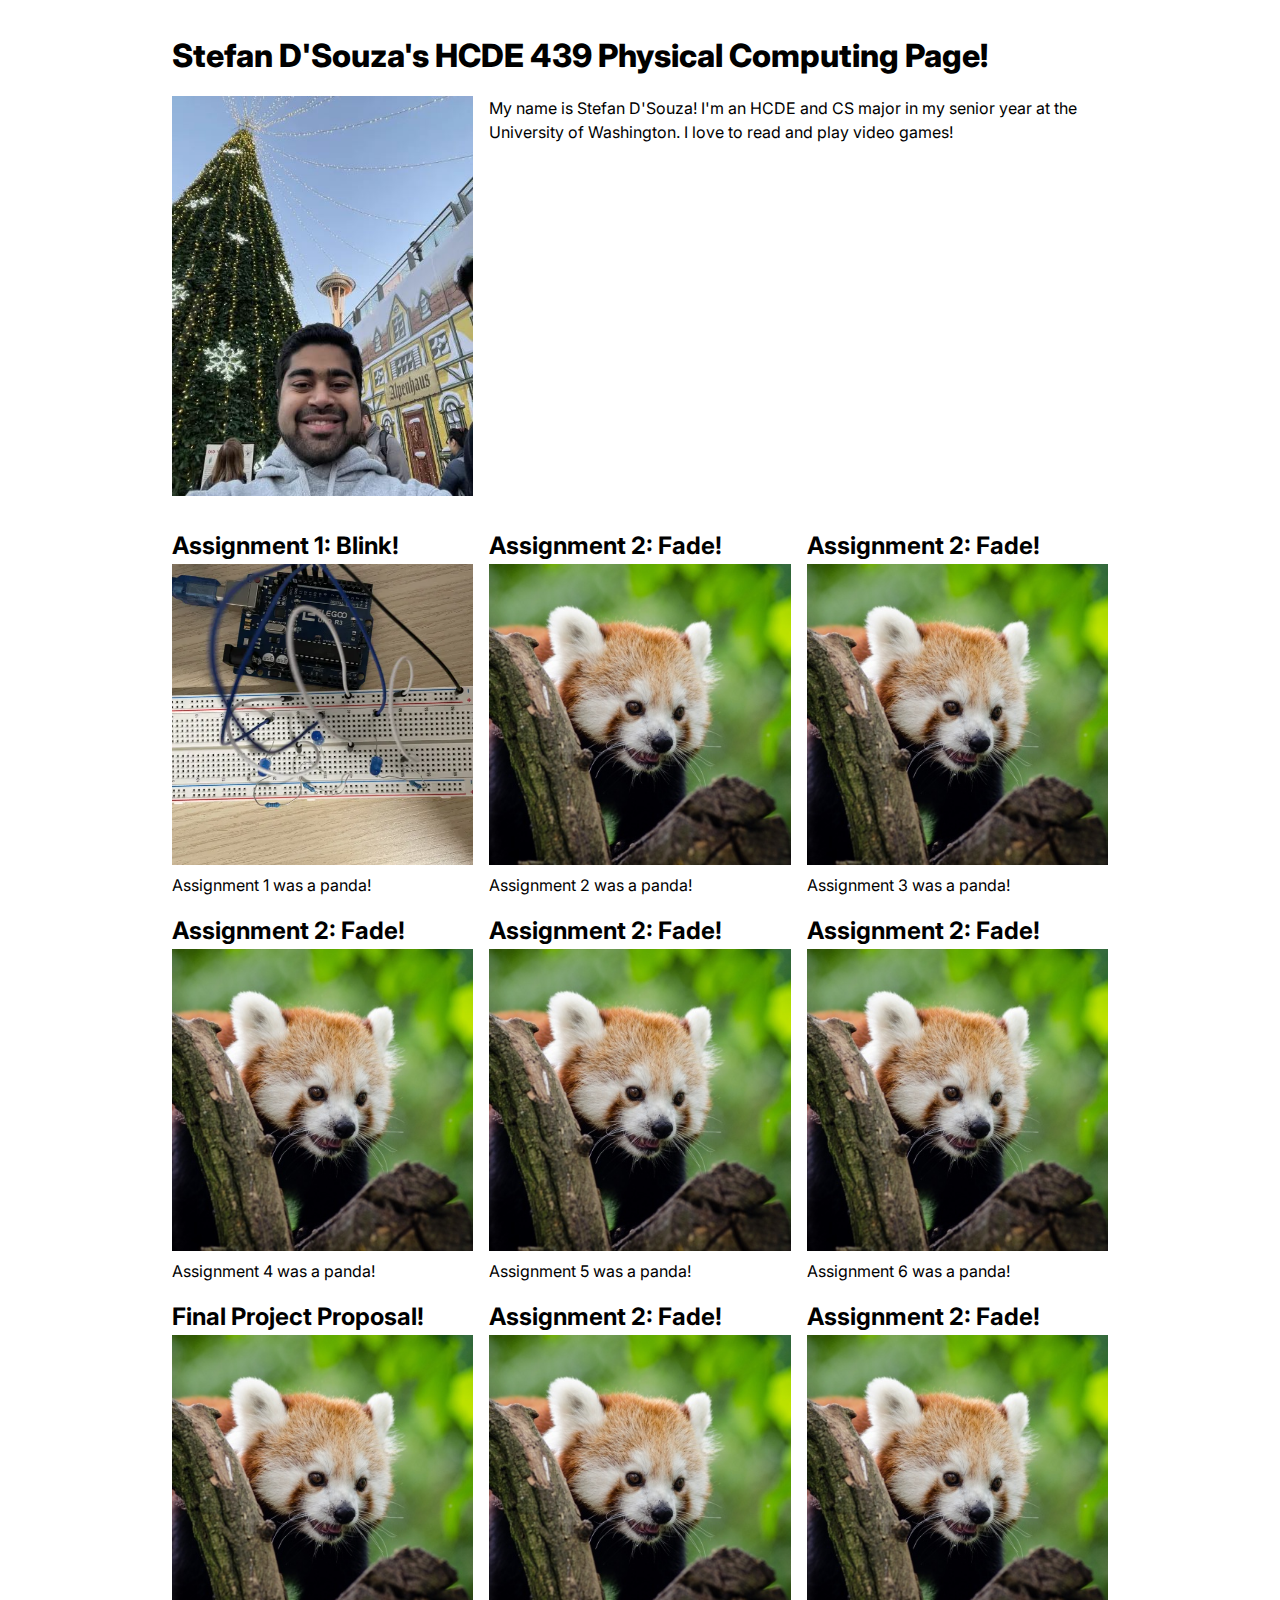
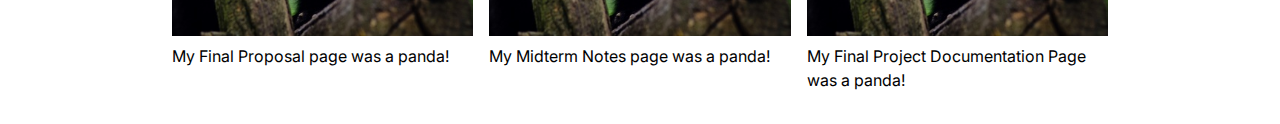
<file: index.html>
<!DOCTYPE html>
<html>
  <head>
    <meta charset="utf-8" />
    <meta name="viewport" content="width=device-width, maximum-scale=1.0" />

    <title>Stefan D'Souza's HCDE 439 Physical Computing Page!</title>

    <link href="style.css" rel="stylesheet" />
  </head>
  <body>
    <h1>Stefan D'Souza's HCDE 439 Physical Computing Page!</h1>

    <div class="header">
      <img src="RecentSelfie.JPG" height="400"/>
      <p>
        My name is Stefan D'Souza! I'm an HCDE and CS major in my senior year at the
        University of Washington. I love to read and play video games!
      </p>
    </div>

    <div class="grid">
      <div class="assignment">
        <a href="a1.html">
          <h2>Assignment 1: Blink!</h2>
          <img src="A1BlinkStaticImage.PNG" />
        </a>
        <p>Assignment 1 was a panda!</p>
      </div>

      <div class="assignment">
        <a href="a2.html">
          <h2>Assignment 2: Fade!</h2>
          <img src="red-panda.jpg" />
        </a>
        <p>Assignment 2 was a panda!</p>
      </div>

      <div class="assignment">
        <a href="a3.html">
          <h2>Assignment 2: Fade!</h2>
          <img src="red-panda.jpg" />
        </a>
        <p>Assignment 3 was a panda!</p>
      </div>

      <div class="assignment">
        <a href="a4.html">
          <h2>Assignment 2: Fade!</h2>
          <img src="red-panda.jpg" />
        </a>
        <p>Assignment 4 was a panda!</p>
      </div>

      <div class="assignment">
        <a href="a5Transistors.html">
          <h2>Assignment 2: Fade!</h2>
          <img src="red-panda.jpg" />
        </a>
        <p>Assignment 5 was a panda!</p>
      </div>

      <div class="assignment">
        <a href="a6Web.html">
          <h2>Assignment 2: Fade!</h2>
          <img src="red-panda.jpg" />
        </a>
        <p>Assignment 6 was a panda!</p>
      </div>

      <div class="assignment">
        <a href="FinalProjectProposal.html">
          <h2>Final Project Proposal!</h2>
          <img src="red-panda.jpg" />
        </a>
        <p>My Final Proposal page was a panda!</p>
      </div>


      <div class="assignment">
        <a href="midtermNotes.html">
          <h2>Assignment 2: Fade!</h2>
          <img src="red-panda.jpg" />
        </a>
        <p>My Midterm Notes page was a panda!</p>
      </div>

      <div class="assignment">
        <a href="FinalProjectDocumentation.html">
          <h2>Assignment 2: Fade!</h2>
          <img src="red-panda.jpg" />
        </a>
        <p>My Final Project Documentation Page was a panda!</p>
      </div>
    </div>
  </body>
</html>
</file>
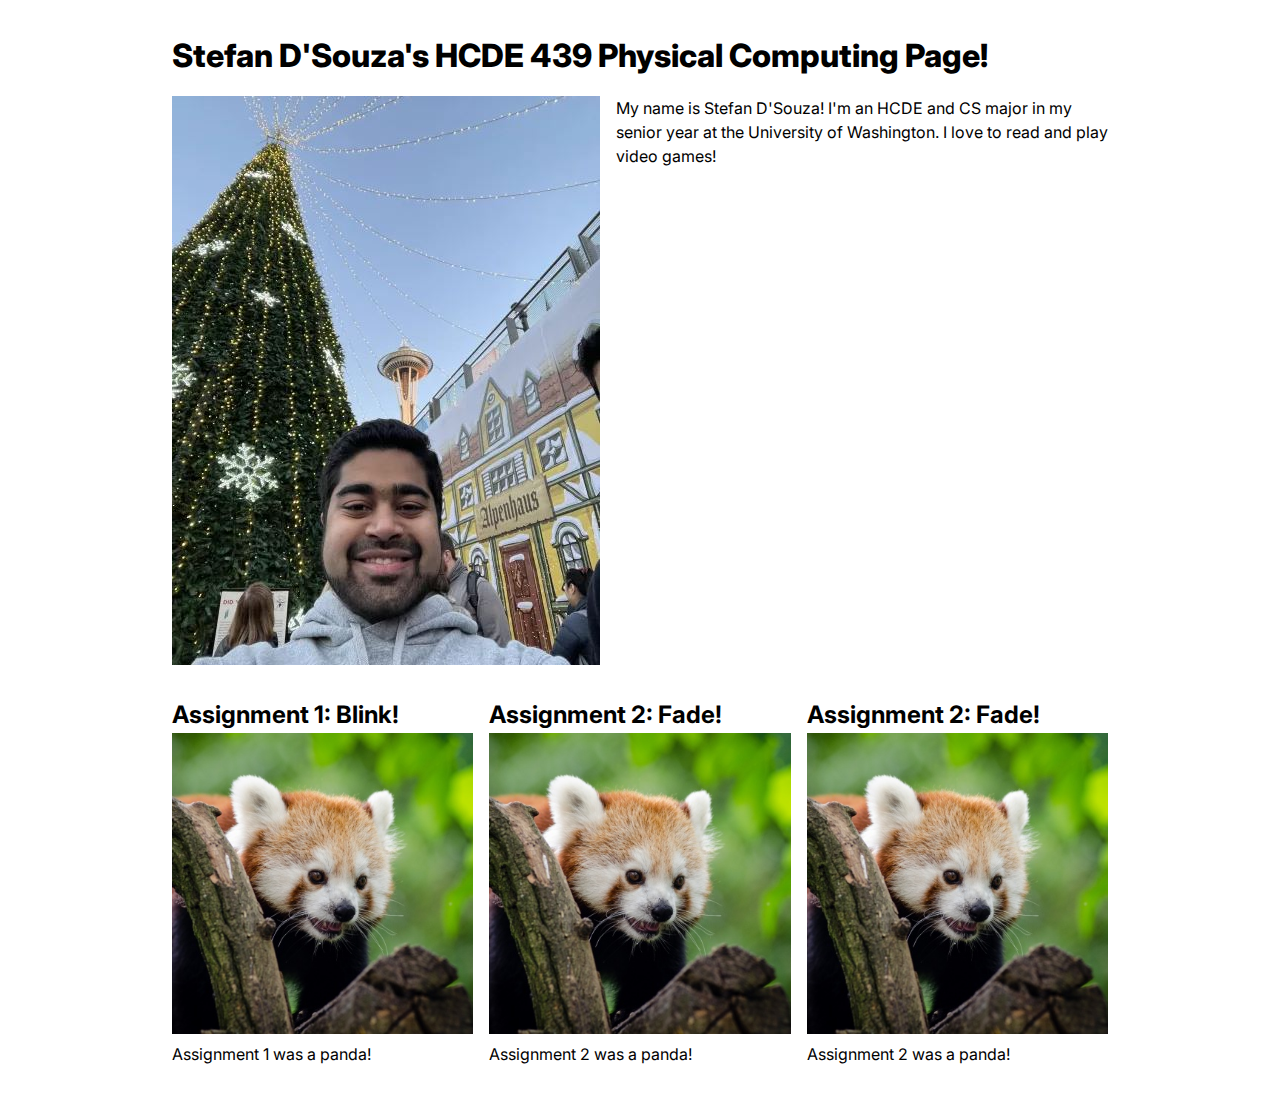
<file: template/index.html>
<!DOCTYPE html>
<html>
  <head>
    <meta charset="utf-8" />
    <meta name="viewport" content="width=device-width, maximum-scale=1.0" />

    <title>Stefan D'Souza's HCDE 439 Physical Computing Page!</title>

    <link href="style.css" rel="stylesheet" />
  </head>
  <body>
    <h1>Stefan D'Souza's HCDE 439 Physical Computing Page!</h1>

    <div class="header">
      <img src="RecentSelfie.JPG" />
      <p>
        My name is Stefan D'Souza! I'm an HCDE and CS major in my senior year at the
        University of Washington. I love to read and play video games!
      </p>
    </div>

    <div class="grid">
      <div class="assignment">
        <a href="a1.html">
          <h2>Assignment 1: Blink!</h2>
          <img src="red-panda.jpg" />
        </a>
        <p>Assignment 1 was a panda!</p>
      </div>

      <div class="assignment">
        <a href="a2.html">
          <h2>Assignment 2: Fade!</h2>
          <img src="red-panda.jpg" />
        </a>
        <p>Assignment 2 was a panda!</p>
      </div>

      <div class="assignment">
        <a href="a2.html">
          <h2>Assignment 2: Fade!</h2>
          <img src="red-panda.jpg" />
        </a>
        <p>Assignment 2 was a panda!</p>
      </div>
    </div>
  </body>
</html>
</file>
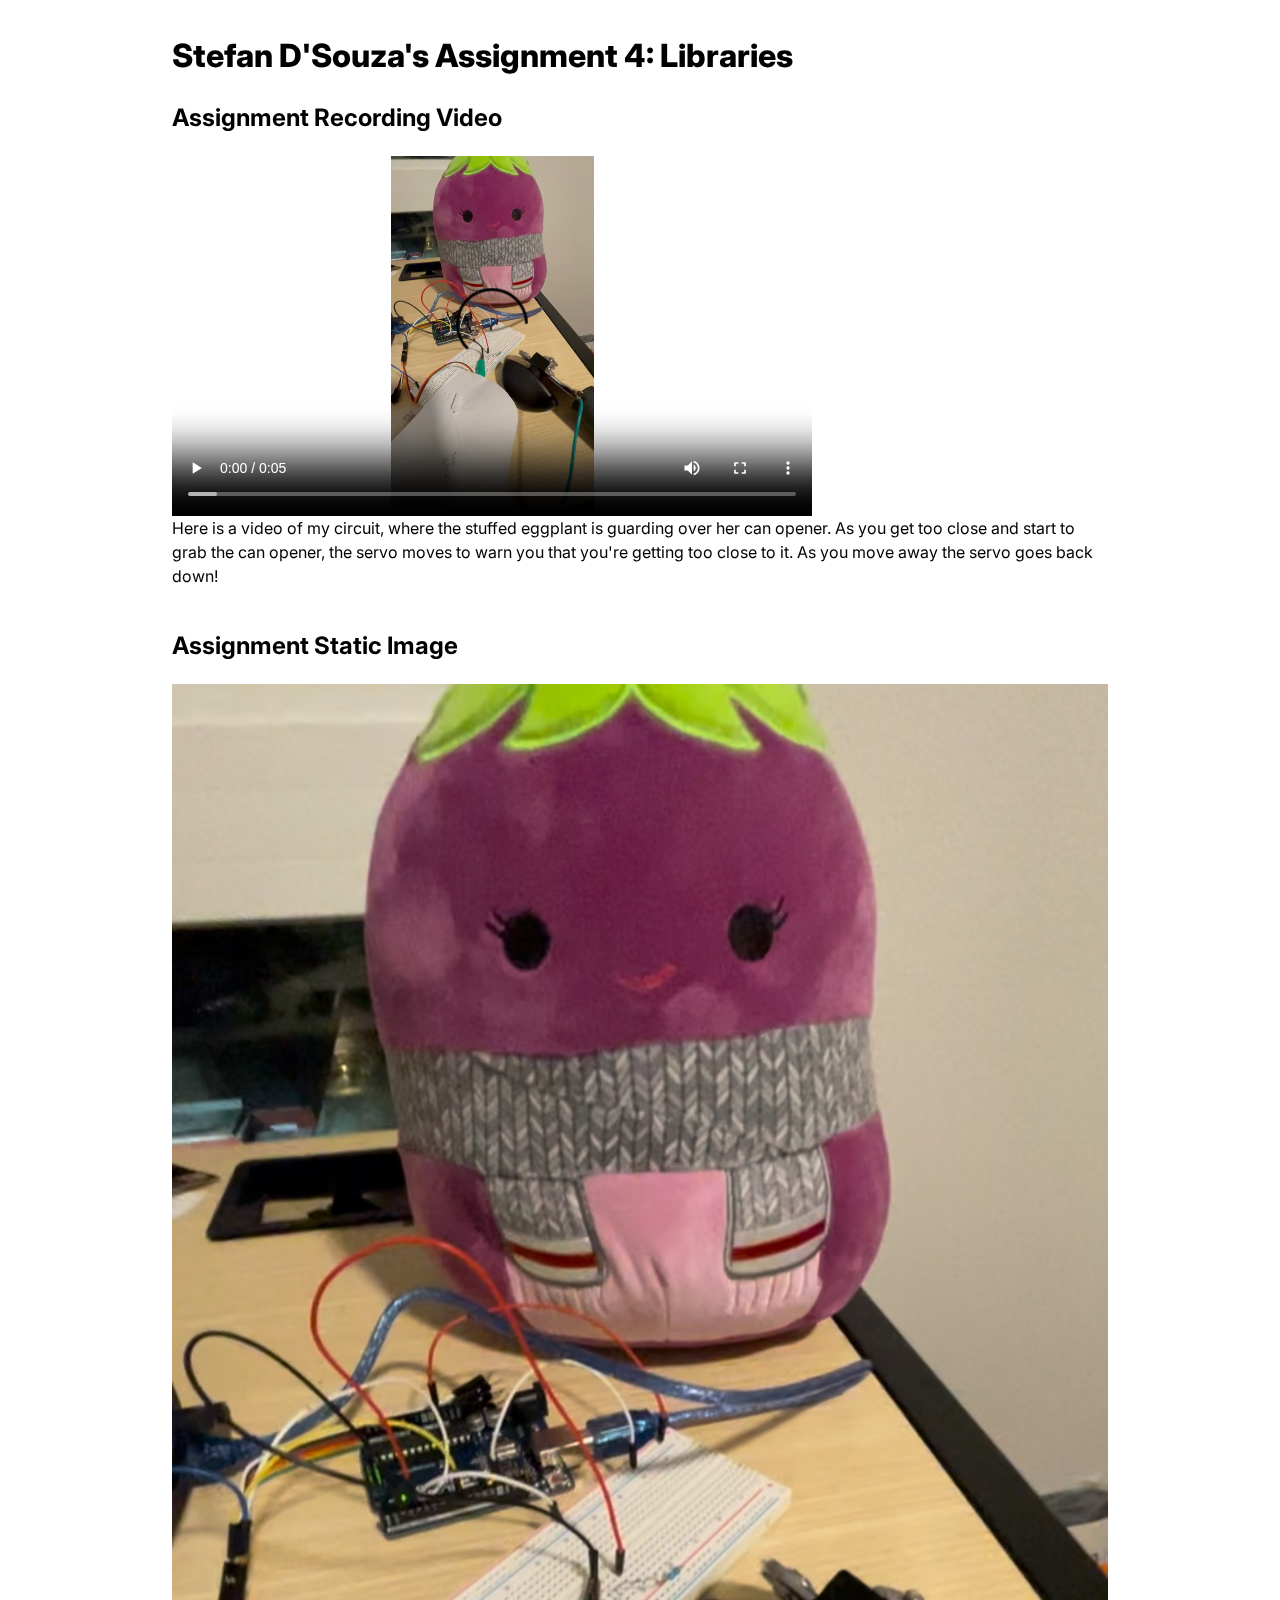
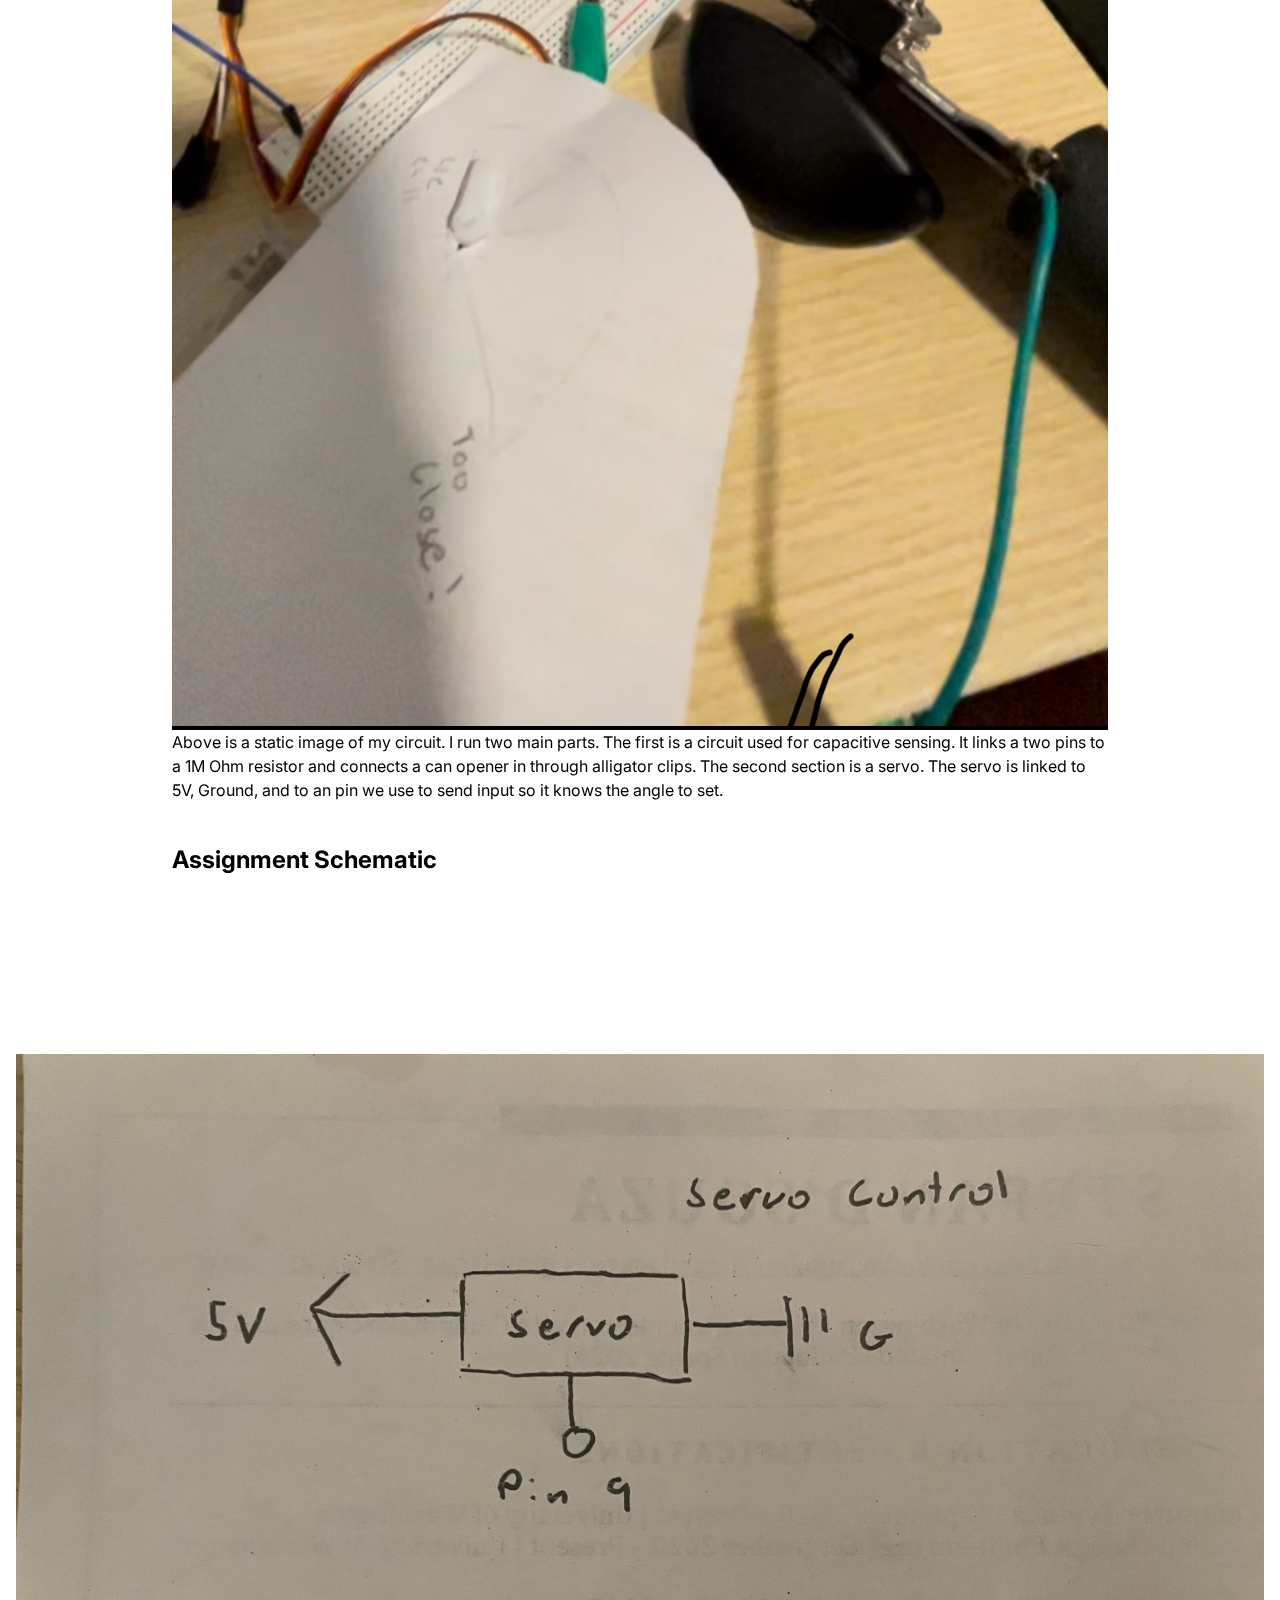
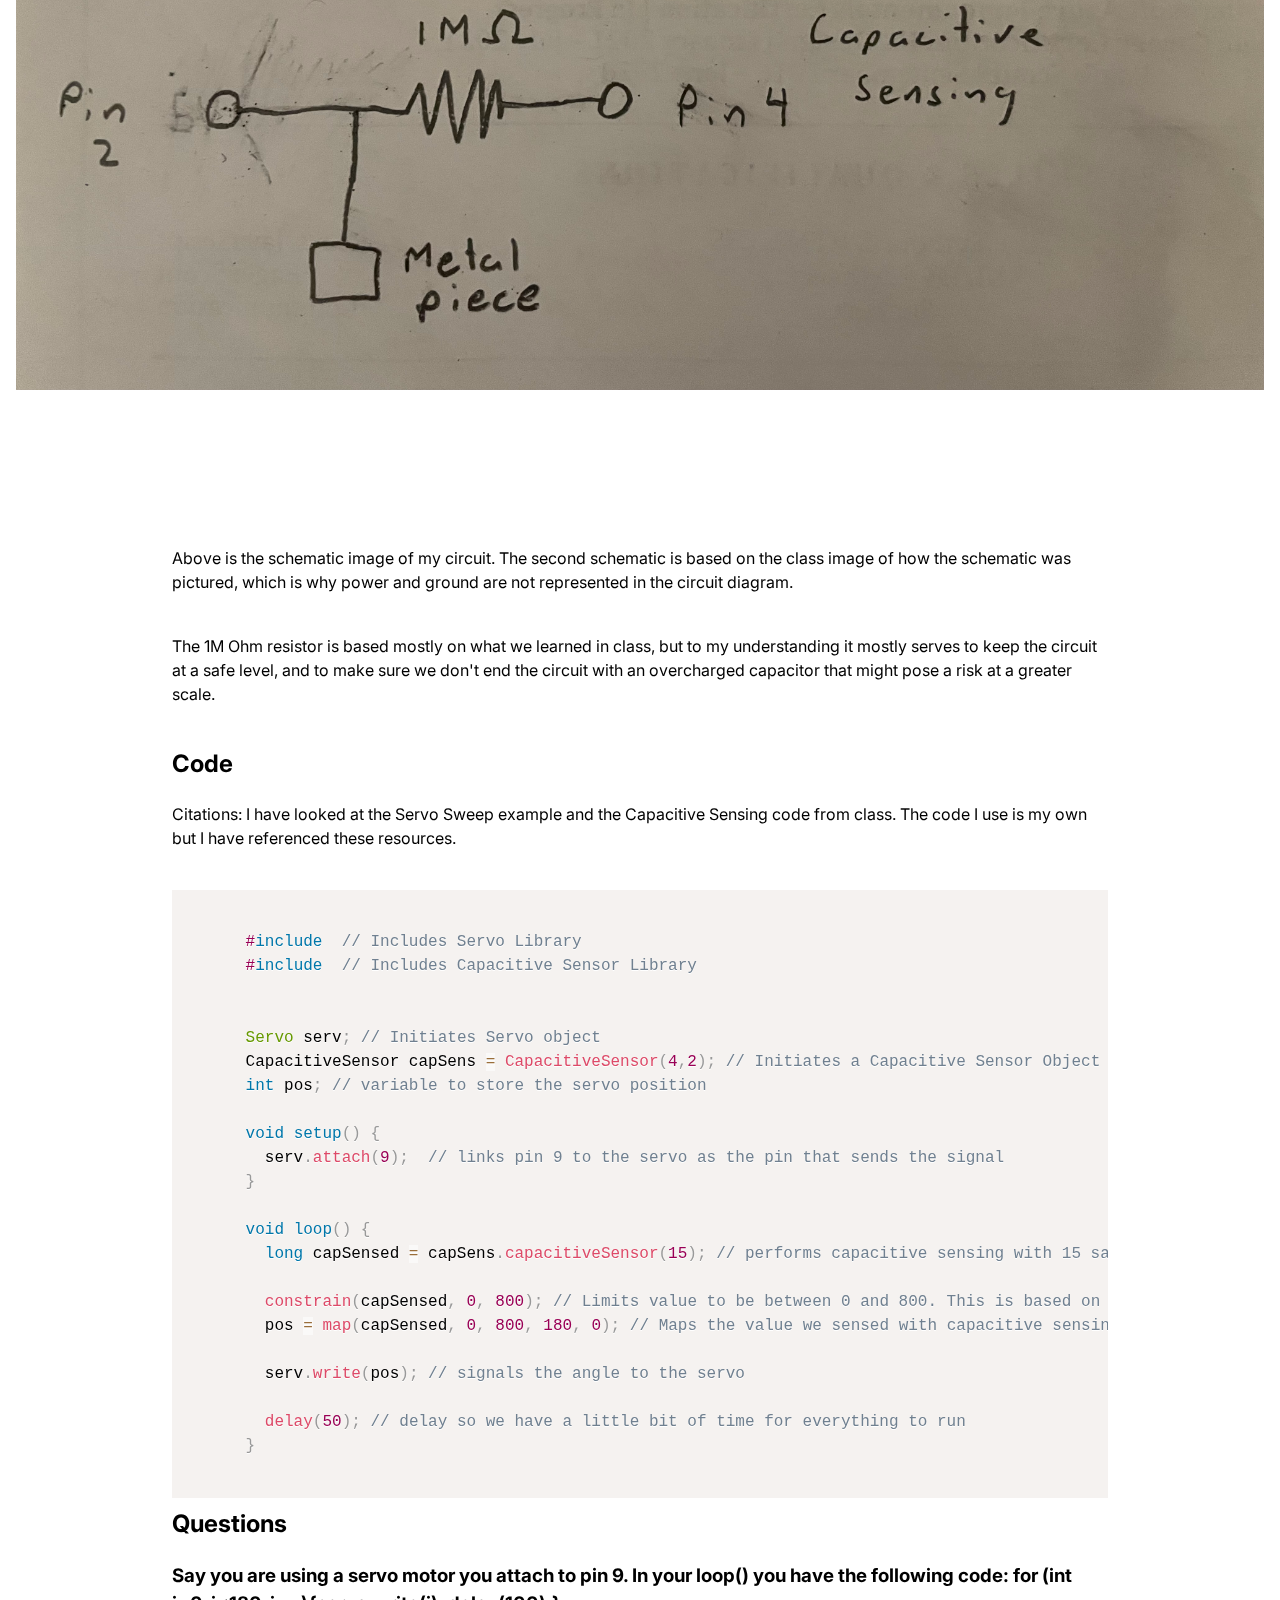
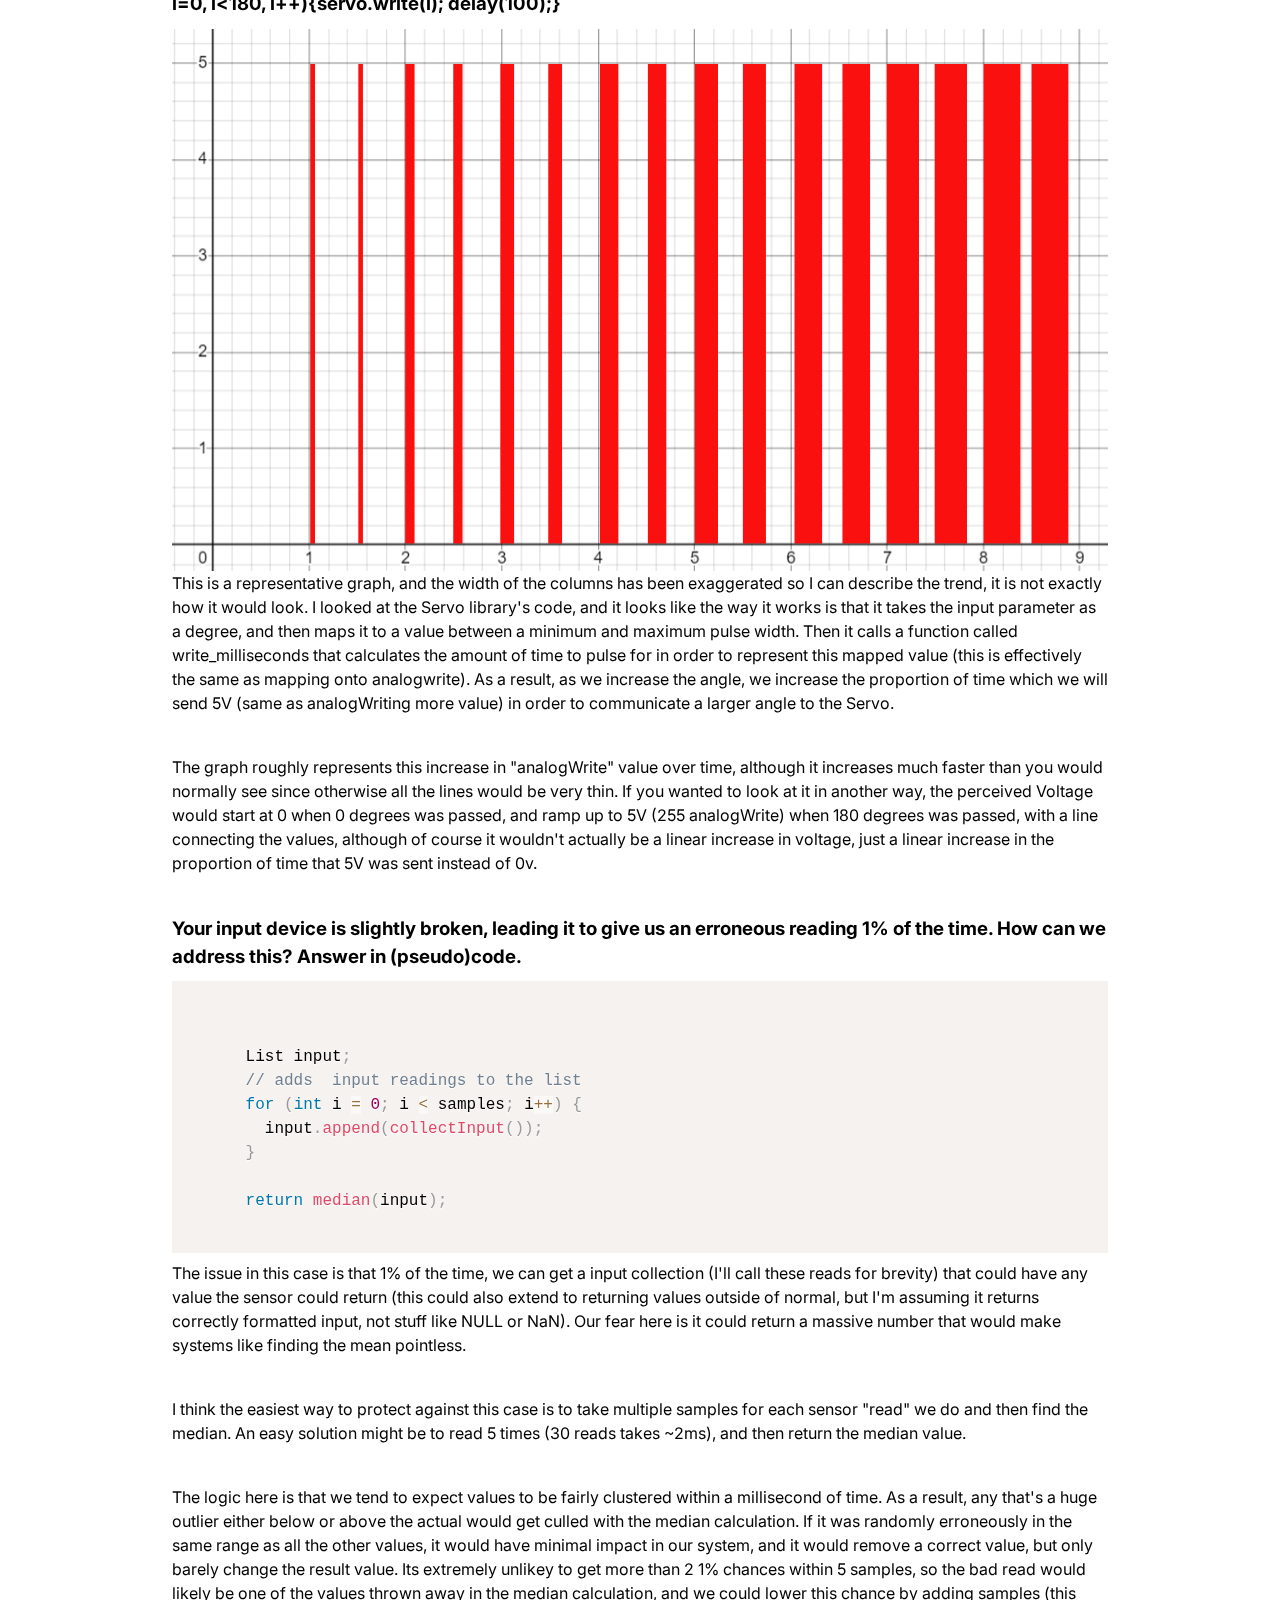
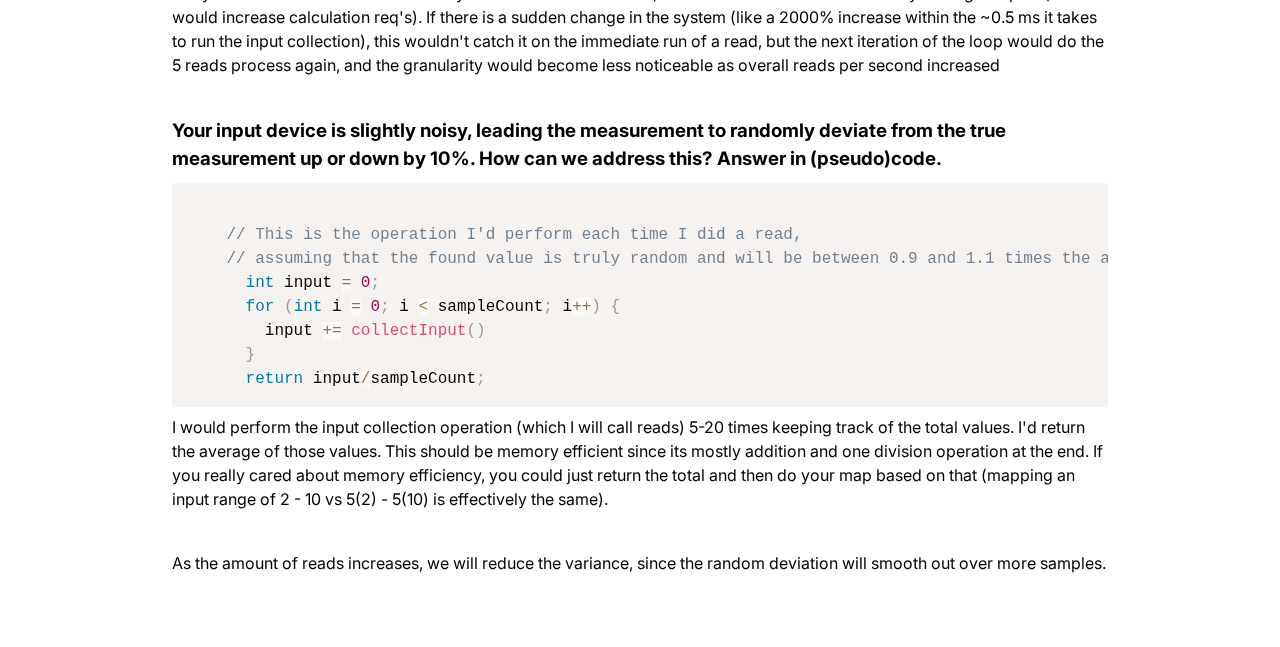
<file: a4.html>
<!DOCTYPE html>
<html>
  <head>
    <meta charset="utf-8" />
    <meta name="viewport" content="width=device-width, maximum-scale=1.0" />
    <link rel="stylesheet" href="prism.css">
    <script defer src="prism.js"></script>

    <title>Stefan D'Souza's HCDE 439 Physical Computing Page!</title>

    <link href="style.css" rel="stylesheet" type="text/css" />
  </head>
  <body>
    <style>
      p {
          margin-bottom: 40px;
      }

      h1 {
          margin-bottom: 20px;
      }

      h2 {
          margin-bottom: 20px;
      }

      h3 {
          margin-bottom: 10px;
      }
      </style>

    <h1>Stefan D'Souza's Assignment 4: Libraries</h1>
    <h2>Assignment Recording Video</h2>

    <video width="640" height="360" controls>
      <source src="a4LibrariesVideo.mp4" type="video/mp4">
    </video>
  
    <p>Here is a video of my circuit, where the stuffed eggplant is guarding over her can opener. As you get too close and start to grab the can opener, the servo moves to warn you that you're getting too close to it. As you move away the servo goes back down! </p>


    <h2>Assignment Static Image</h2>

    <img src="a4LibrariesStaticImage.jpeg" alt="Static Image of an electronic circuit">
    <p>
      Above is a static image of my circuit. I run two main parts. The first is a circuit used for capacitive sensing. It links a two pins to a 1M Ohm resistor and connects a can opener in through alligator clips. The second section is a servo. The servo is linked to 5V, Ground, and to an pin we use to send input so it knows the angle to set.</p>

    <h2>Assignment Schematic</h2>

    <img src="a4LibrariesSchematic.jpg" alt="Circuit Diagram showing two circuits" style="transform: rotate(270deg);">
    <p>
      Above is the schematic image of my circuit. The second schematic is based on the class image of how the schematic was pictured, which is why power and ground are not represented in the circuit diagram.</p>
    
    <p>The 1M Ohm resistor is based mostly on what we learned in class, but to my understanding it mostly serves to keep the circuit at a safe level, and to make sure we don't end the circuit with an overcharged capacitor that might pose a risk at a greater scale. </p>    

    <h2>Code</h2>
    <p>Citations: I have looked at the Servo Sweep example and the Capacitive Sensing code from class. The code I use is my own but I have referenced these resources.</p>
    <pre><code class="language-arduino">
      #include <Servo.h> // Includes Servo Library
      #include <CapacitiveSensor.h> // Includes Capacitive Sensor Library
      
      
      Servo serv; // Initiates Servo object
      CapacitiveSensor capSens = CapacitiveSensor(4,2); // Initiates a Capacitive Sensor Object using pins 4 and 2 (sensor)
      int pos; // variable to store the servo position
      
      void setup() {
        serv.attach(9);  // links pin 9 to the servo as the pin that sends the signal
      }
      
      void loop() {
        long capSensed = capSens.capacitiveSensor(15); // performs capacitive sensing with 15 samples and stores result in capSensed
      
        constrain(capSensed, 0, 800); // Limits value to be between 0 and 800. This is based on the setting I am in and is not transferrable
        pos = map(capSensed, 0, 800, 180, 0); // Maps the value we sensed with capacitive sensing to a degree between 180 and 0
      
        serv.write(pos); // signals the angle to the servo
      
        delay(50); // delay so we have a little bit of time for everything to run
      }        
    </code></pre>

    <h2>Questions</h2>

    <h3>Say you are using a servo motor you attach to pin 9. In your loop() you have the following code:
      for (int i=0, i<180, i++){servo.write(i); delay(100);}</h3>
    <img src="a4LibrariesQuestion1.png" alt="Static Image of an electronic circuit">


    <p>This is a representative graph, and the width of the columns has been exaggerated so I can describe the trend, it is not exactly how it would look. I looked at the Servo library's code, and it looks like the way it works is that it takes the input parameter as a degree, and then maps it to a value between a minimum and maximum pulse width. Then it calls a function called write_milliseconds that calculates the amount of time to pulse for in order to represent this mapped value (this is effectively the same as mapping onto analogwrite). As a result, as we increase the angle, we increase the proportion of time which we will send 5V (same as analogWriting more value) in order to communicate a larger angle to the Servo.</p>
    <p>The graph roughly represents this increase in "analogWrite" value over time, although it increases much faster than you would normally see since otherwise all the lines would be very thin. If you wanted to look at it in another way, the perceived Voltage would start at 0 when 0 degrees was passed, and ramp up to 5V (255 analogWrite) when 180 degrees was passed, with a line connecting the values, although of course it wouldn't actually be a linear increase in voltage, just a linear increase in the proportion of time that 5V was sent instead of 0v.</p>

    <h3>Your input device is slightly broken, leading it to give us an erroneous reading 1% of the time. How can we address this? Answer in (pseudo)code.</h3>
    <pre><code class = "language-arduino">

      List input;
      // adds <samples> input readings to the list
      for (int i = 0; i < samples; i++) {
        input.append(collectInput());
      }
    
      return median(input);
    </code></pre>
    
    <p>The issue in this case is that 1% of the time, we can get a input collection (I'll call these reads for brevity) that could have any value the sensor could return (this could also extend to returning values outside of normal, but I'm assuming it  returns correctly formatted input, not stuff like NULL or NaN). Our fear here is it could return a massive number that would make systems like finding the mean pointless.</p>
    <p>I think the easiest way to protect against this case is to take multiple samples for each sensor "read" we do and then find the median. An easy solution might be to read 5 times (30 reads takes ~2ms), and then return the median value. </p>
    <p>The logic here is that we tend to expect values to be fairly clustered within a millisecond of time. As a result, any that's a huge outlier either below or above the actual would get culled with the median calculation. If it was randomly erroneously in the same range as all the other values, it would have minimal impact in our system, and it would remove a correct value, but only barely change the result value. Its extremely unlikey to get more than 2 1% chances within 5 samples, so the bad read would likely be one of the values thrown away in the median calculation, and we could lower this chance by adding samples (this would increase calculation req's). If there is a sudden change in the system (like a 2000% increase within the ~0.5 ms it takes to run the input collection), this wouldn't catch it on the immediate run of a read, but the next iteration of the loop would do the 5 reads process again, and the granularity would become less noticeable as overall reads per second increased</p>

    <h3>Your input device is slightly noisy, leading the measurement to randomly deviate from the true measurement up or down by 10%. How can we address this? Answer in (pseudo)code.    </h3>
    <pre><code class = "language-arduino">
    // This is the operation I'd perform each time I did a read,
    // assuming that the found value is truly random and will be between 0.9 and 1.1 times the actual
      int input = 0;
      for (int i = 0; i < sampleCount; i++) {
        input += collectInput()
      }
      return input/sampleCount;</code></pre>
    <p>I would perform the input collection operation (which I will call reads) 5-20 times keeping track of the total values. I'd return the average of those values. This should be memory efficient since its mostly addition and one division operation at the end. If you really cared about memory efficiency, you could just return the total and then do your map based on that (mapping an input range of 2 - 10 vs 5(2) - 5(10) is effectively the same).</p>
    <p>As the amount of reads increases, we will reduce the variance, since the random deviation will smooth out over more samples.</p>
    
  </body>
</html>
</file>
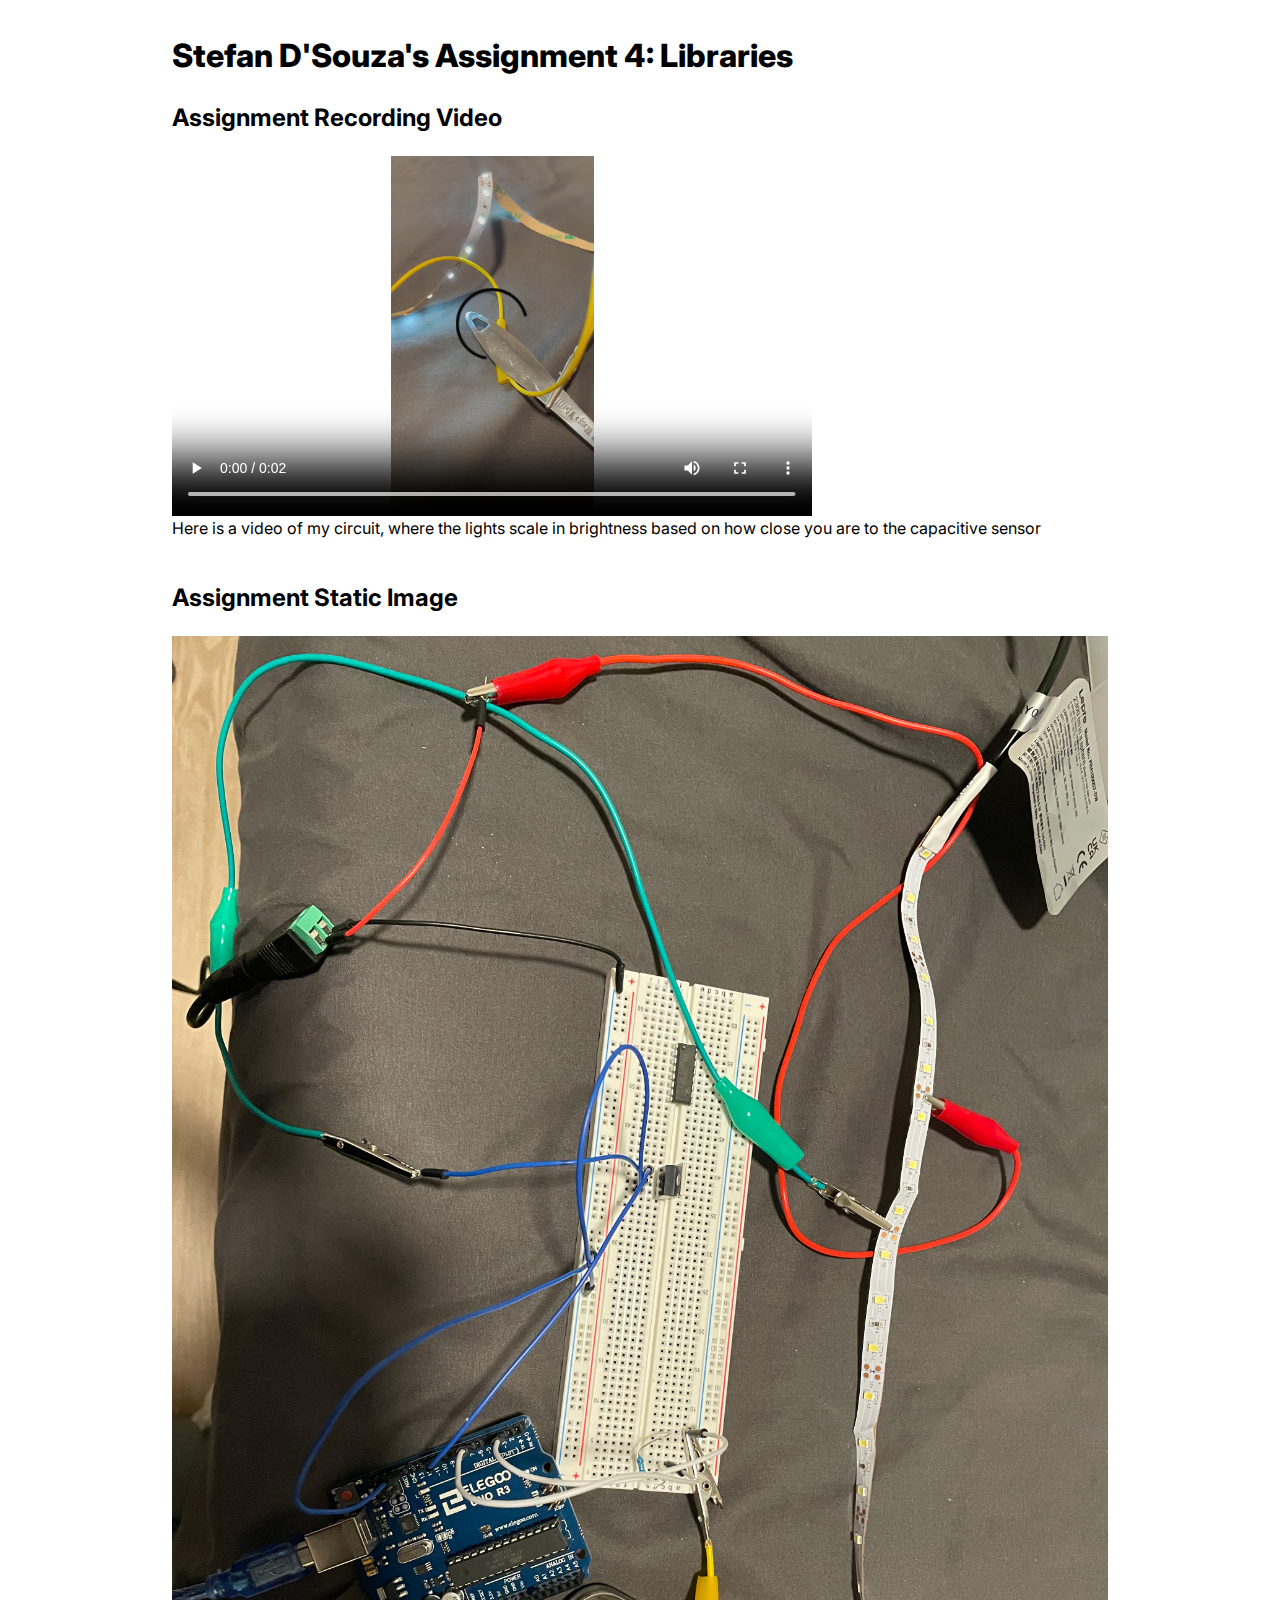
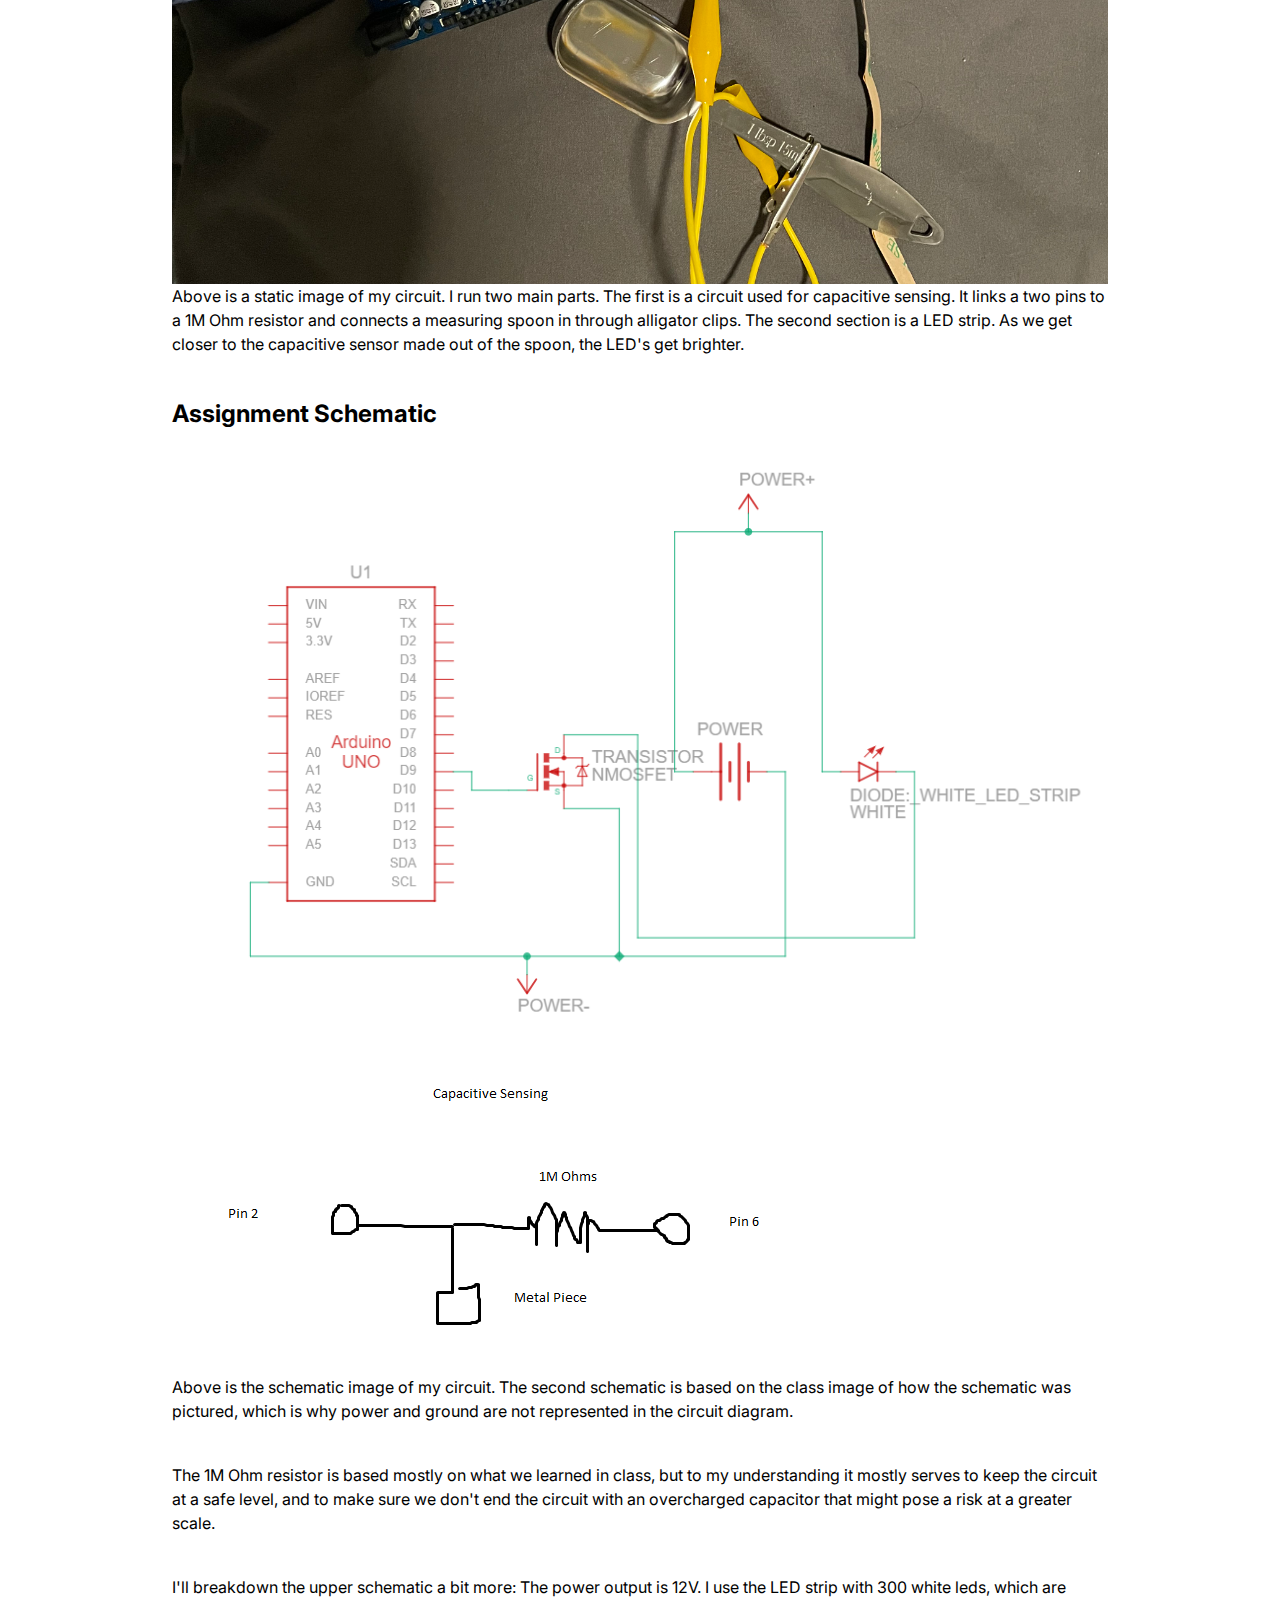
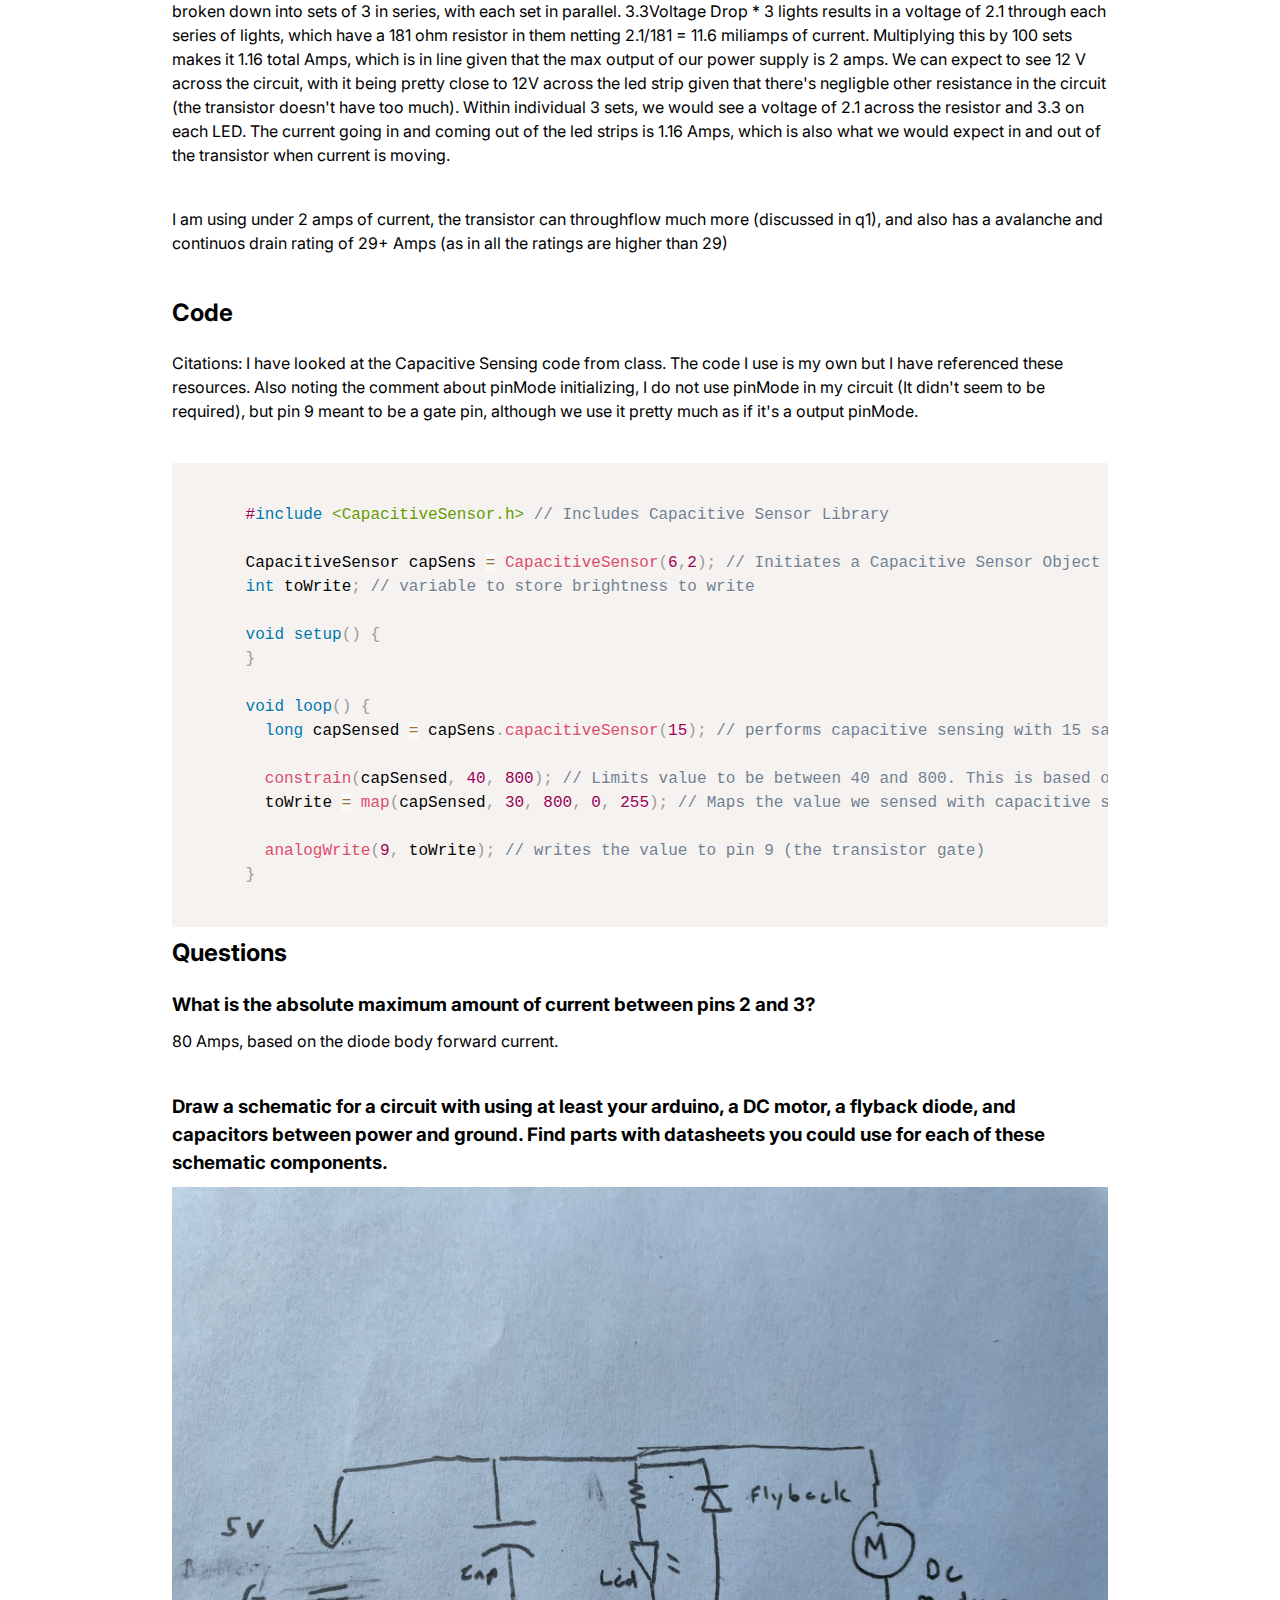
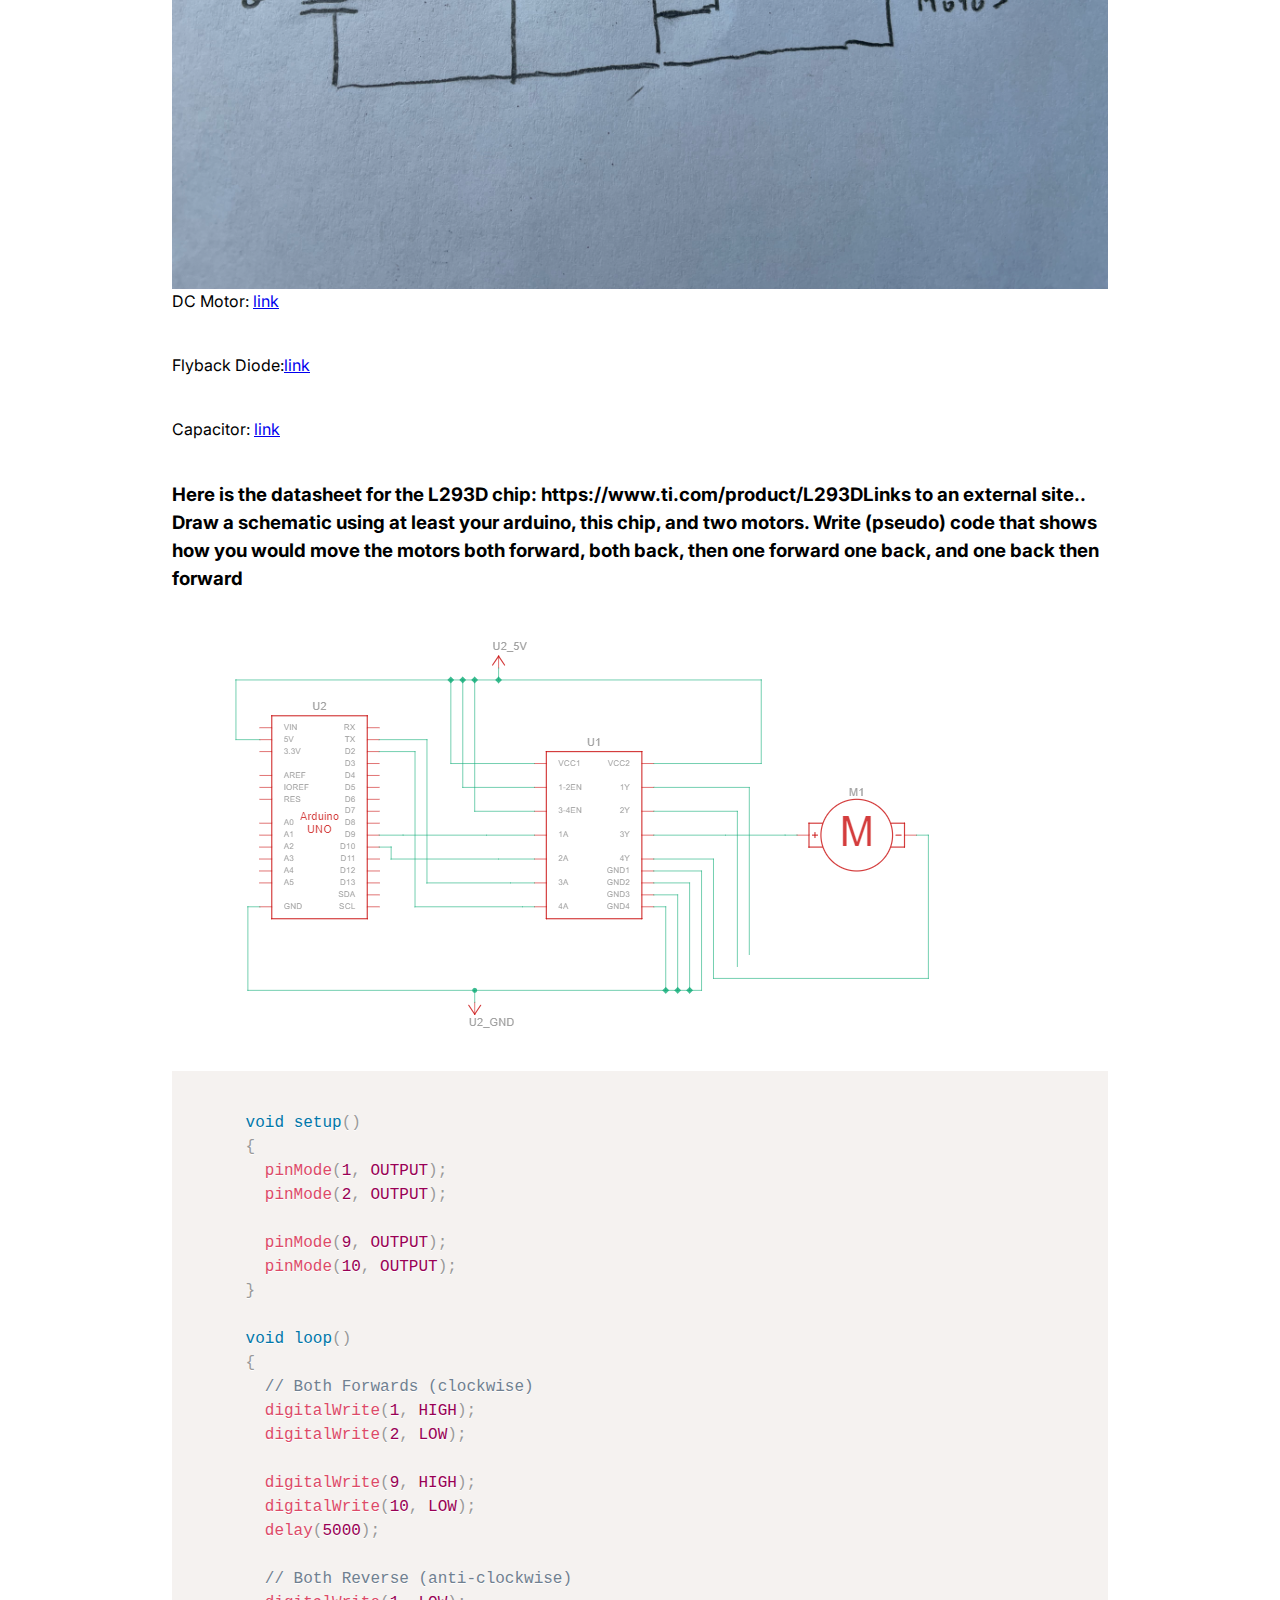
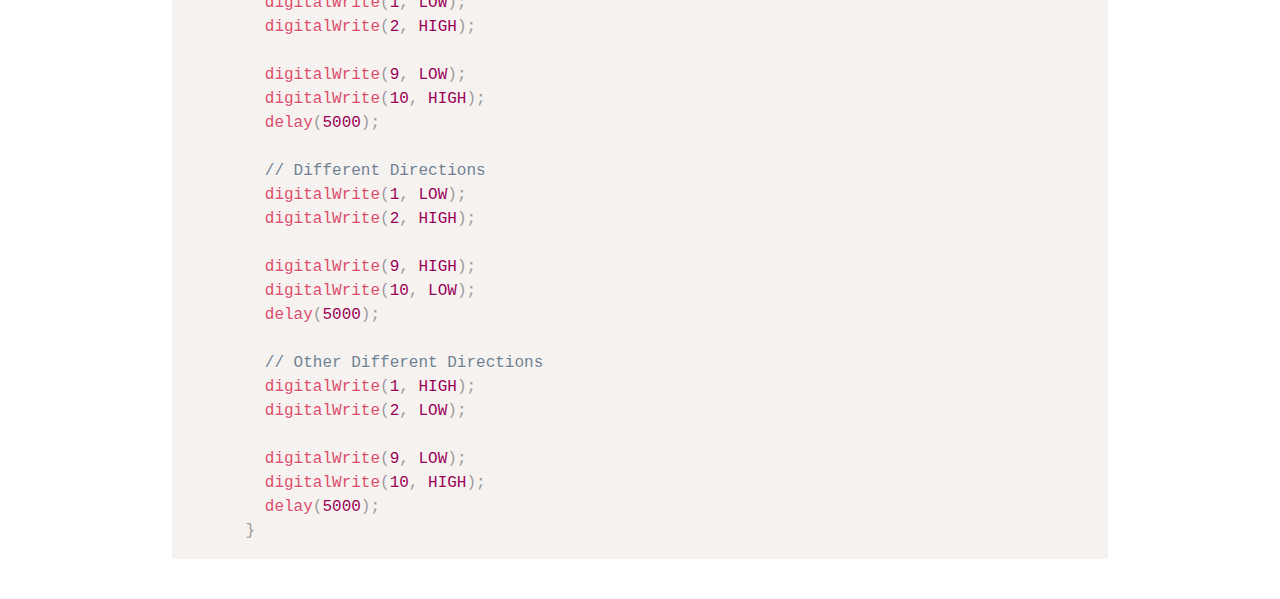
<file: a5Transistors.html>
<!DOCTYPE html>
<html>
  <head>
    <meta charset="utf-8" />
    <meta name="viewport" content="width=device-width, maximum-scale=1.0" />
    <link rel="stylesheet" href="prism.css">
    <script defer src="prism.js"></script>

    <title>Stefan D'Souza's HCDE 439 Physical Computing Page!</title>

    <link href="style.css" rel="stylesheet" type="text/css" />
  </head>
  <body>
    <style>
      p {
          margin-bottom: 40px;
      }

      h1 {
          margin-bottom: 20px;
      }

      h2 {
          margin-bottom: 20px;
      }

      h3 {
          margin-bottom: 10px;
      }
      </style>

    <h1>Stefan D'Souza's Assignment 4: Libraries</h1>
    <h2>Assignment Recording Video</h2>

    <video width="640" height="360" controls>
      <source src="a5TransistorsVideo.mp4" type="video/mp4">
    </video>
  
    <p>Here is a video of my circuit, where the lights scale in brightness based on how close you are to the capacitive sensor</p>


    <h2>Assignment Static Image</h2>

    <img src="a5TransistorsStaticImage.jpg" alt="Static Image of an electronic circuit">
    <p>
      Above is a static image of my circuit. I run two main parts. The first is a circuit used for capacitive sensing. It links a two pins to a 1M Ohm resistor and connects a measuring spoon in through alligator clips. The second section is a LED strip. As we get closer to the capacitive sensor made out of the spoon, the LED's get brighter.</p>

    <h2>Assignment Schematic</h2>

    <img src="a5TransistorsSchematicA.PNG" alt="Circuit Diagram showing two circuits">
    <img src="a5TransistorsSchematicB.PNG" alt="Circuit Diagram showing two circuits">

    <p>
      Above is the schematic image of my circuit. The second schematic is based on the class image of how the schematic was pictured, which is why power and ground are not represented in the circuit diagram.</p>
    
    <p>The 1M Ohm resistor is based mostly on what we learned in class, but to my understanding it mostly serves to keep the circuit at a safe level, and to make sure we don't end the circuit with an overcharged capacitor that might pose a risk at a greater scale. </p>    

    <p>I'll breakdown the upper schematic a bit more: The power output is 12V. I use the LED strip with 300 white leds, which are broken down into sets of 3 in series, with each set in parallel. 3.3Voltage Drop * 3 lights results in a voltage of 2.1 through each series of lights, which have a 181 ohm resistor in them netting 2.1/181 = 11.6 miliamps of current. Multiplying this by 100 sets makes it 1.16 total Amps, which is in line given that the max output of our power supply is 2 amps. We can expect to see 12 V across the circuit, with it being pretty close to 12V across the led strip given that there's negligble other resistance in the circuit (the transistor doesn't have too much). Within individual 3 sets, we would see a voltage of 2.1 across the resistor and 3.3 on each LED. The current going in and coming out of the led strips is 1.16 Amps, which is also what we would expect in and out of the transistor when current is moving.</p>
    <p>I am using under 2 amps of current, the transistor can throughflow much more (discussed in q1), and also has a avalanche and continuos drain rating of 29+ Amps (as in all the ratings are higher than 29)</p>

    <h2>Code</h2>
    <p>Citations: I have looked at the Capacitive Sensing code from class. The code I use is my own but I have referenced these resources. Also noting the comment about pinMode initializing, I do not use pinMode in my circuit (It didn't seem to be required), but pin 9 meant to be a gate pin, although we use it pretty much as if it's a output pinMode.</p>
    <pre><code class="language-arduino">
      #include &lt;CapacitiveSensor.h&gt; // Includes Capacitive Sensor Library
  
      CapacitiveSensor capSens = CapacitiveSensor(6,2); // Initiates a Capacitive Sensor Object using pins 6 and 2 (sensor)
      int toWrite; // variable to store brightness to write
      
      void setup() {
      }
      
      void loop() {
        long capSensed = capSens.capacitiveSensor(15); // performs capacitive sensing with 15 samples and stores result in capSensed
      
        constrain(capSensed, 40, 800); // Limits value to be between 40 and 800. This is based on the setting I am in and is not transferrable
        toWrite = map(capSensed, 30, 800, 0, 255); // Maps the value we sensed with capacitive sensing to a analogWrite value
      
        analogWrite(9, toWrite); // writes the value to pin 9 (the transistor gate)
      }        
    </code></pre>

    <h2>Questions</h2>

    <h3>What is the absolute maximum amount of current between pins 2 and 3?</h3>

    <p>80 Amps, based on the diode body forward current.</p>

    <h3>Draw a schematic for a circuit with using at least your arduino, a DC motor, a flyback diode, and capacitors between power and ground. Find parts with datasheets you could use for each of these schematic components.</h3>
    <img src = "a5TransistorsQ2.jpg" style="transform: rotate(180deg);">
    
    <p>DC Motor: <a href="https://components101.com/sites/default/files/component_datasheet/Toy%20DC%20motor%20Datasheet.pdf">link</a></p>
    <p>Flyback Diode:<a href="https://assets.rs-online.com/v1698691322/Datasheets/7da79199304d15fee59d7b203a0c1434.pdf">link</a></p>
    <p>Capacitor: <a href="https://www.mouser.com/datasheet/2/420/SMGLL_e-2509038.pdf">link</a></p>
    
    <h3>Here is the datasheet for the L293D chip: https://www.ti.com/product/L293DLinks to an external site.. Draw a schematic using at least your arduino, this chip, and two motors. Write (pseudo) code that shows how you would move the motors both forward, both back, then one forward one back, and one back then forward</h3>
    <img src="a5TransistorsQ3.PNG" alt="Static Schematic of an electronic circuit">

    <pre><code class = "language-arduino">
      void setup()
      {
        pinMode(1, OUTPUT);
        pinMode(2, OUTPUT);
        
        pinMode(9, OUTPUT);
        pinMode(10, OUTPUT);
      }
      
      void loop()
      {	
        // Both Forwards (clockwise)
        digitalWrite(1, HIGH);
        digitalWrite(2, LOW);
        
        digitalWrite(9, HIGH);
        digitalWrite(10, LOW);
        delay(5000);
        
        // Both Reverse (anti-clockwise)
        digitalWrite(1, LOW);
        digitalWrite(2, HIGH);
        
        digitalWrite(9, LOW);
        digitalWrite(10, HIGH);
        delay(5000);
      
        // Different Directions
        digitalWrite(1, LOW);
        digitalWrite(2, HIGH);
        
        digitalWrite(9, HIGH);
        digitalWrite(10, LOW);
        delay(5000);
      
        // Other Different Directions
        digitalWrite(1, HIGH);
        digitalWrite(2, LOW);
        
        digitalWrite(9, LOW);
        digitalWrite(10, HIGH);
        delay(5000);
      }</code></pre>    
  </body>
</html>
</file>
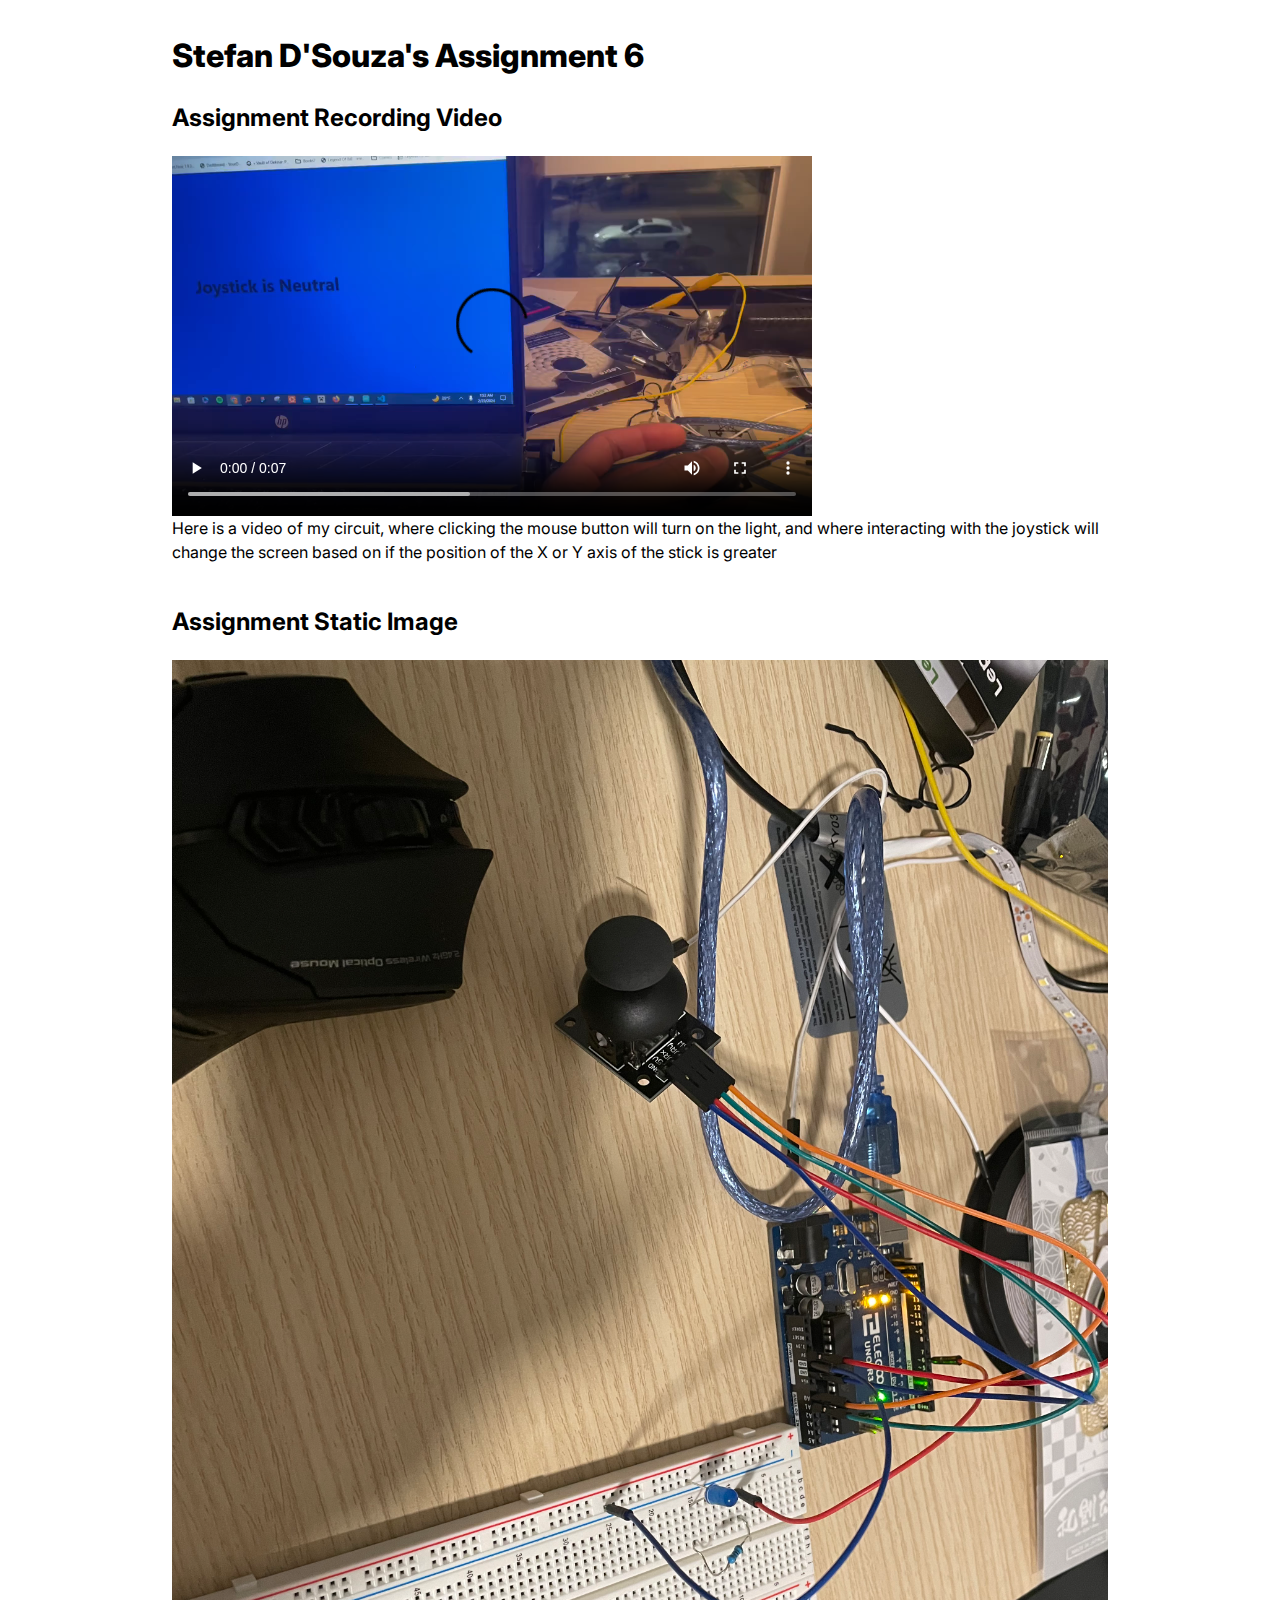
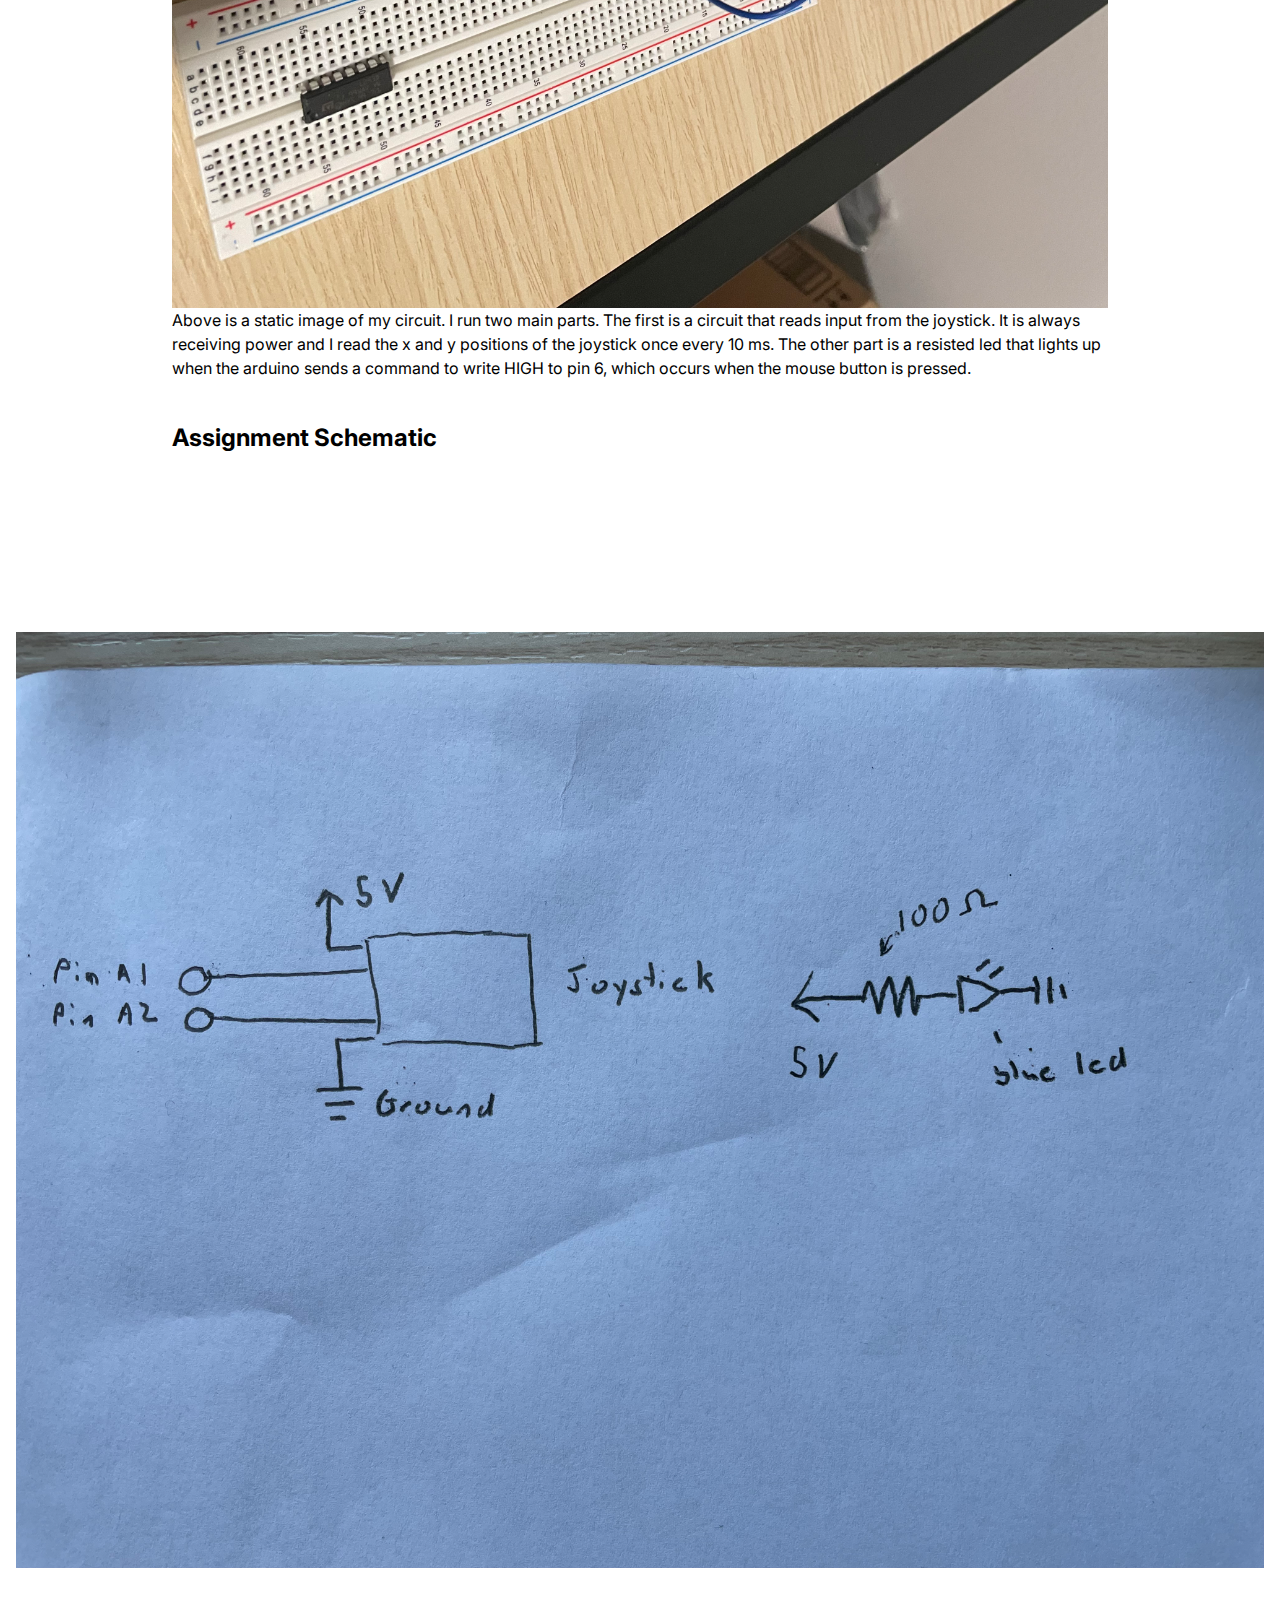
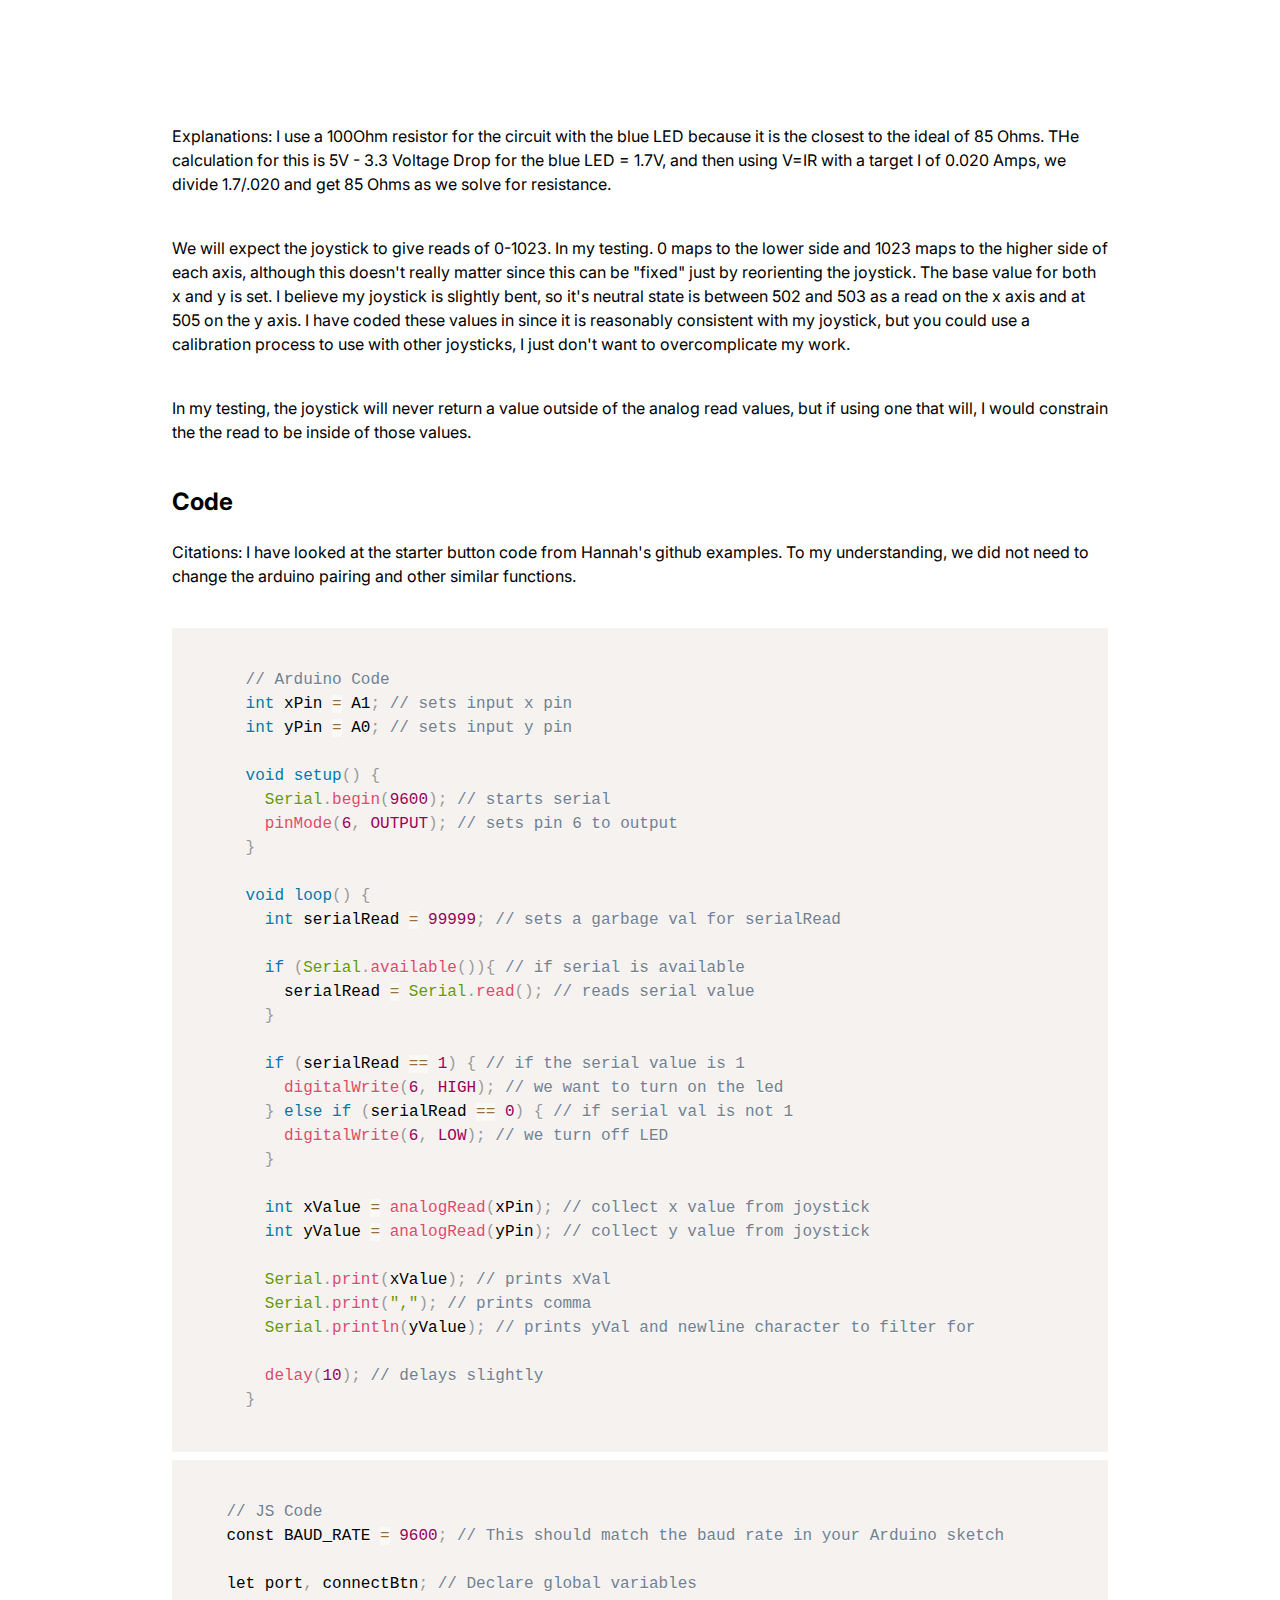
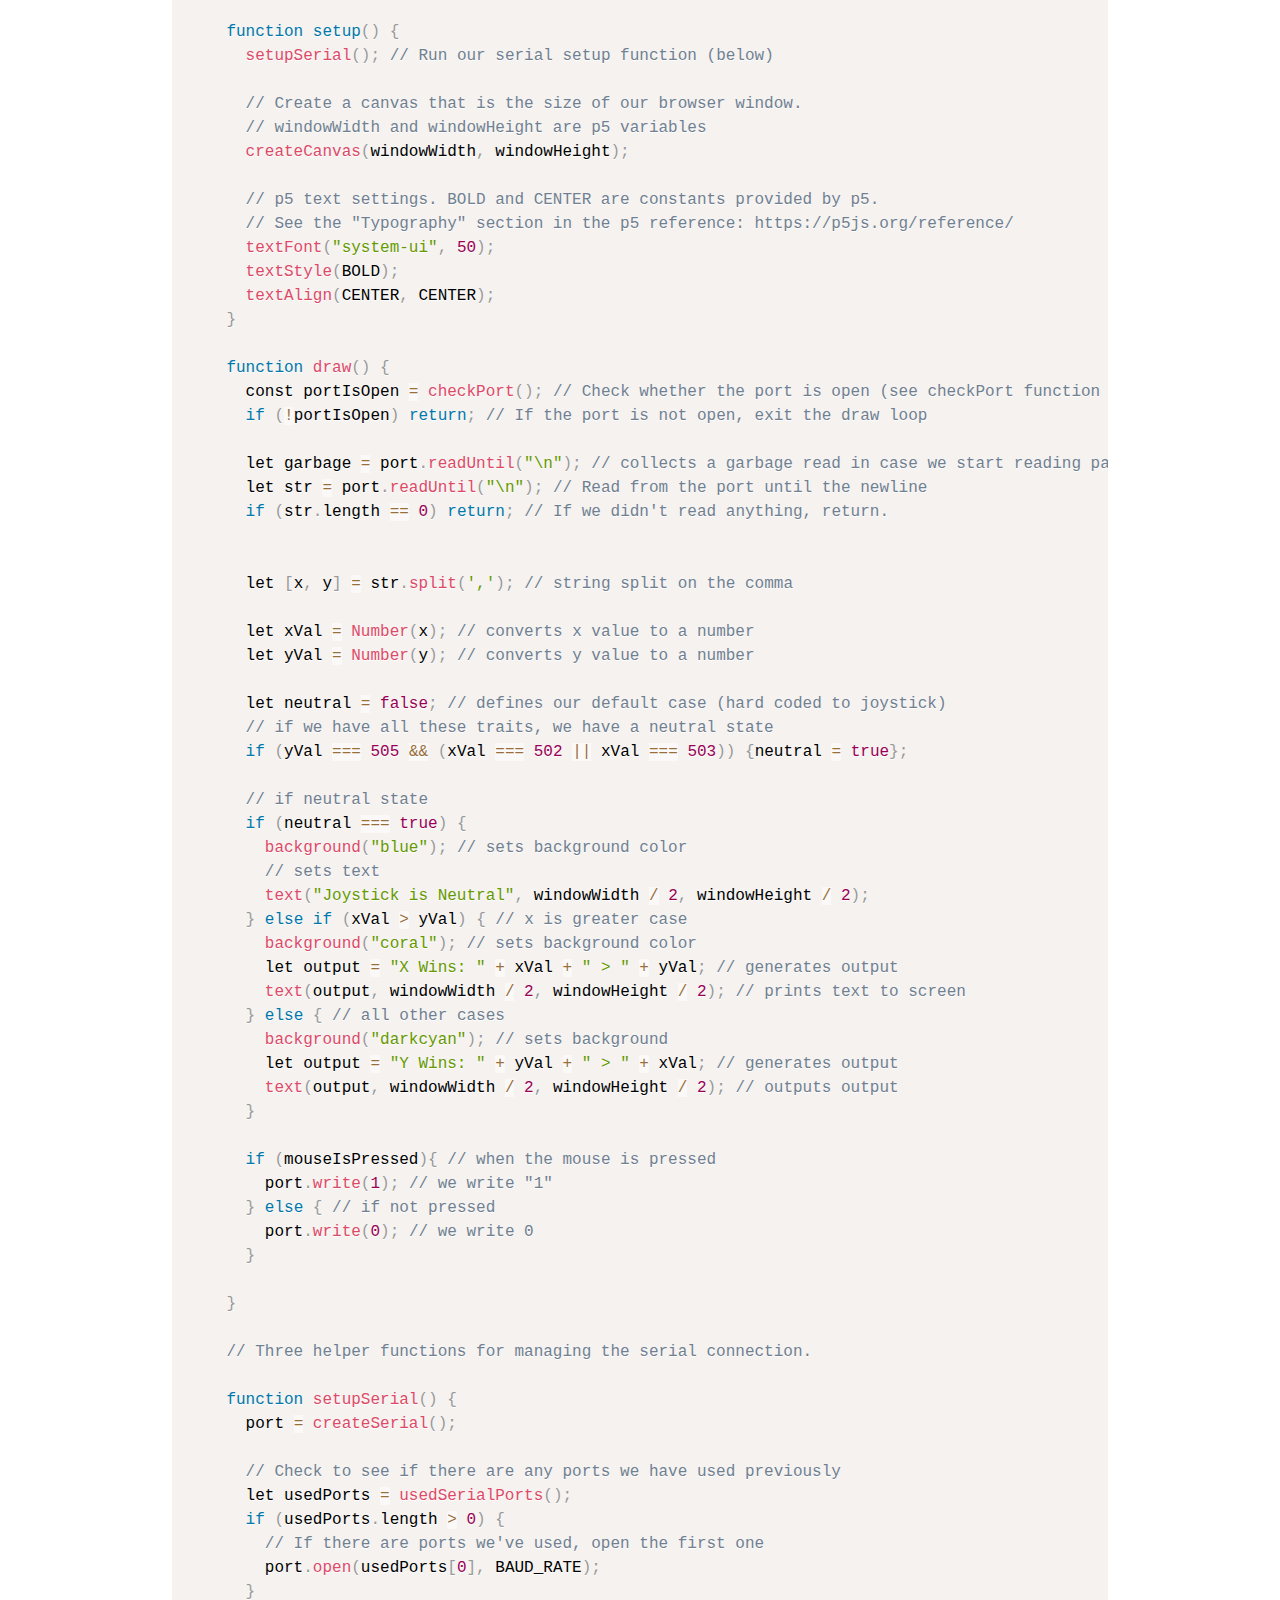
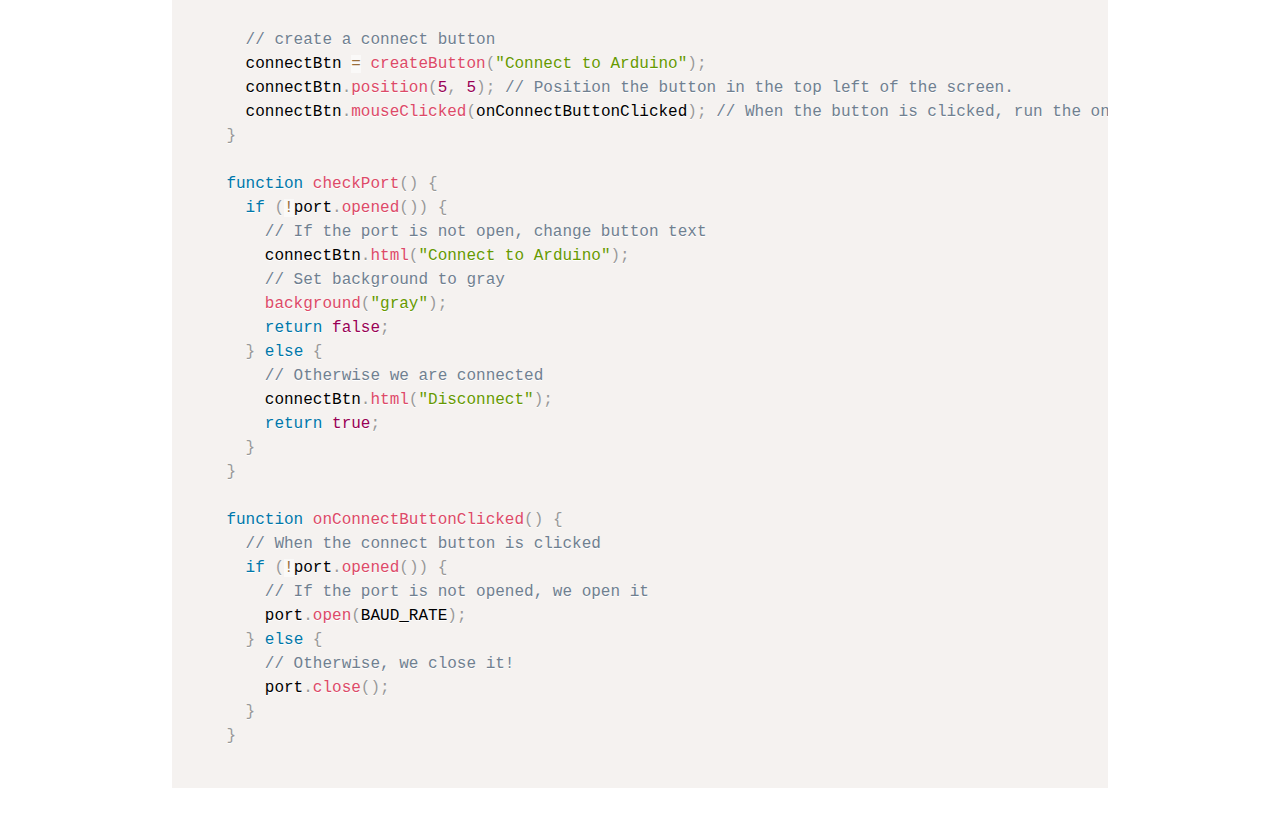
<file: a6Web.html>
<!DOCTYPE html>
<html>
  <head>
    <meta charset="utf-8" />
    <meta name="viewport" content="width=device-width, maximum-scale=1.0" />
    <link rel="stylesheet" href="prism.css">
    <script defer src="prism.js"></script>

    <title>Stefan D'Souza's HCDE 439 Physical Computing Page!</title>

    <link href="style.css" rel="stylesheet" type="text/css" />
  </head>
  <body>
    <style>
      p {
          margin-bottom: 40px;
      }

      h1 {
          margin-bottom: 20px;
      }

      h2 {
          margin-bottom: 20px;
      }

      h3 {
          margin-bottom: 10px;
      }
      </style>

    <h1>Stefan D'Souza's Assignment 6</h1>
    <h2>Assignment Recording Video</h2>

    <video width="640" height="360" controls>
      <source src="a6WebVideo.mp4" type="video/mp4">
    </video>
  
    <p>Here is a video of my circuit, where clicking the mouse button will turn on the light, and where interacting with the joystick will change the screen based on if the position of the X or Y axis of the stick is greater</p>


    <h2>Assignment Static Image</h2>

    <img src="a6WebStaticImage.jpg" alt="Static Image of an electronic circuit">
    <p>
      Above is a static image of my circuit. I run two main parts. The first is a circuit that reads input from the joystick. It is always receiving power and I read the x and y positions of the joystick once every 10 ms. The other part is a resisted led that lights up when the arduino sends a command to write HIGH to pin 6, which occurs when the mouse button is pressed.</p>

    <h2>Assignment Schematic</h2>

    <img src="a6WebSchematic.jpg" alt="Circuit Diagram showing two circuits" style="transform: rotate(270deg);">
    <p>Explanations: I use a 100Ohm resistor for the circuit with the blue LED because it is the closest to the ideal of 85 Ohms. THe calculation for this is 5V - 3.3 Voltage Drop for the blue LED = 1.7V, and then using V=IR with a target I of 0.020 Amps, we divide 1.7/.020 and get 85 Ohms as we solve for resistance.</p>
    <p>We will expect the joystick to give reads of 0-1023. In my testing. 0 maps to the lower side and 1023 maps to the higher side of each axis, although this doesn't really matter since this can be "fixed" just by reorienting the joystick. The base value for both x and y is set. I believe my joystick is slightly bent, so it's neutral state is between 502 and 503 as a read on the x axis and at 505 on the y axis. I have coded these values in since it is reasonably consistent with my joystick, but you could use a calibration process to use with other joysticks, I just don't want to overcomplicate my work.</p>  
    <p>In my testing, the joystick will never return a value outside of the analog read values, but if using one that will, I would constrain the the read to be inside of those values.</p>

    <h2>Code</h2>
    <p>Citations: I have looked at the starter button code from Hannah's github examples. To my understanding, we did not need to change the arduino pairing and other similar functions.</p>
    <pre><code class="language-arduino">
      // Arduino Code
      int xPin = A1; // sets input x pin
      int yPin = A0; // sets input y pin

      void setup() {
        Serial.begin(9600); // starts serial
        pinMode(6, OUTPUT); // sets pin 6 to output
      }

      void loop() {
        int serialRead = 99999; // sets a garbage val for serialRead

        if (Serial.available()){ // if serial is available
          serialRead = Serial.read(); // reads serial value
        }
          
        if (serialRead == 1) { // if the serial value is 1
          digitalWrite(6, HIGH); // we want to turn on the led
        } else if (serialRead == 0) { // if serial val is not 1
          digitalWrite(6, LOW); // we turn off LED
        }

        int xValue = analogRead(xPin); // collect x value from joystick
        int yValue = analogRead(yPin); // collect y value from joystick
        
        Serial.print(xValue); // prints xVal
        Serial.print(","); // prints comma
        Serial.println(yValue); // prints yVal and newline character to filter for

        delay(10); // delays slightly
      }
    </code></pre>

    <pre><code class="language-arduino">
    // JS Code
    const BAUD_RATE = 9600; // This should match the baud rate in your Arduino sketch

    let port, connectBtn; // Declare global variables
    
    function setup() {
      setupSerial(); // Run our serial setup function (below)
    
      // Create a canvas that is the size of our browser window.
      // windowWidth and windowHeight are p5 variables
      createCanvas(windowWidth, windowHeight);
    
      // p5 text settings. BOLD and CENTER are constants provided by p5.
      // See the "Typography" section in the p5 reference: https://p5js.org/reference/
      textFont("system-ui", 50);
      textStyle(BOLD);
      textAlign(CENTER, CENTER);
    }
    
    function draw() {
      const portIsOpen = checkPort(); // Check whether the port is open (see checkPort function below)
      if (!portIsOpen) return; // If the port is not open, exit the draw loop
    
      let garbage = port.readUntil("\n"); // collects a garbage read in case we start reading partway through a line
      let str = port.readUntil("\n"); // Read from the port until the newline
      if (str.length == 0) return; // If we didn't read anything, return.
    
      
      let [x, y] = str.split(','); // string split on the comma
    
      let xVal = Number(x); // converts x value to a number
      let yVal = Number(y); // converts y value to a number
    
      let neutral = false; // defines our default case (hard coded to joystick)
      // if we have all these traits, we have a neutral state
      if (yVal === 505 && (xVal === 502 || xVal === 503)) {neutral = true};
    
      // if neutral state
      if (neutral === true) {
        background("blue"); // sets background color
        // sets text
        text("Joystick is Neutral", windowWidth / 2, windowHeight / 2);
      } else if (xVal > yVal) { // x is greater case
        background("coral"); // sets background color
        let output = "X Wins: " + xVal + " > " + yVal; // generates output 
        text(output, windowWidth / 2, windowHeight / 2); // prints text to screen
      } else { // all other cases
        background("darkcyan"); // sets background
        let output = "Y Wins: " + yVal + " > " + xVal; // generates output 
        text(output, windowWidth / 2, windowHeight / 2); // outputs output
      }
    
      if (mouseIsPressed){ // when the mouse is pressed
        port.write(1); // we write "1"
      } else { // if not pressed
        port.write(0); // we write 0
      }
    
    }
    
    // Three helper functions for managing the serial connection.
    
    function setupSerial() {
      port = createSerial();
    
      // Check to see if there are any ports we have used previously
      let usedPorts = usedSerialPorts();
      if (usedPorts.length > 0) {
        // If there are ports we've used, open the first one
        port.open(usedPorts[0], BAUD_RATE);
      }
    
      // create a connect button
      connectBtn = createButton("Connect to Arduino");
      connectBtn.position(5, 5); // Position the button in the top left of the screen.
      connectBtn.mouseClicked(onConnectButtonClicked); // When the button is clicked, run the onConnectButtonClicked function
    }
    
    function checkPort() {
      if (!port.opened()) {
        // If the port is not open, change button text
        connectBtn.html("Connect to Arduino");
        // Set background to gray
        background("gray");
        return false;
      } else {
        // Otherwise we are connected
        connectBtn.html("Disconnect");
        return true;
      }
    }
    
    function onConnectButtonClicked() {
      // When the connect button is clicked
      if (!port.opened()) {
        // If the port is not opened, we open it
        port.open(BAUD_RATE);
      } else {
        // Otherwise, we close it!
        port.close();
      }
    }
    </code></pre>   
  </body>
</html>
</file>
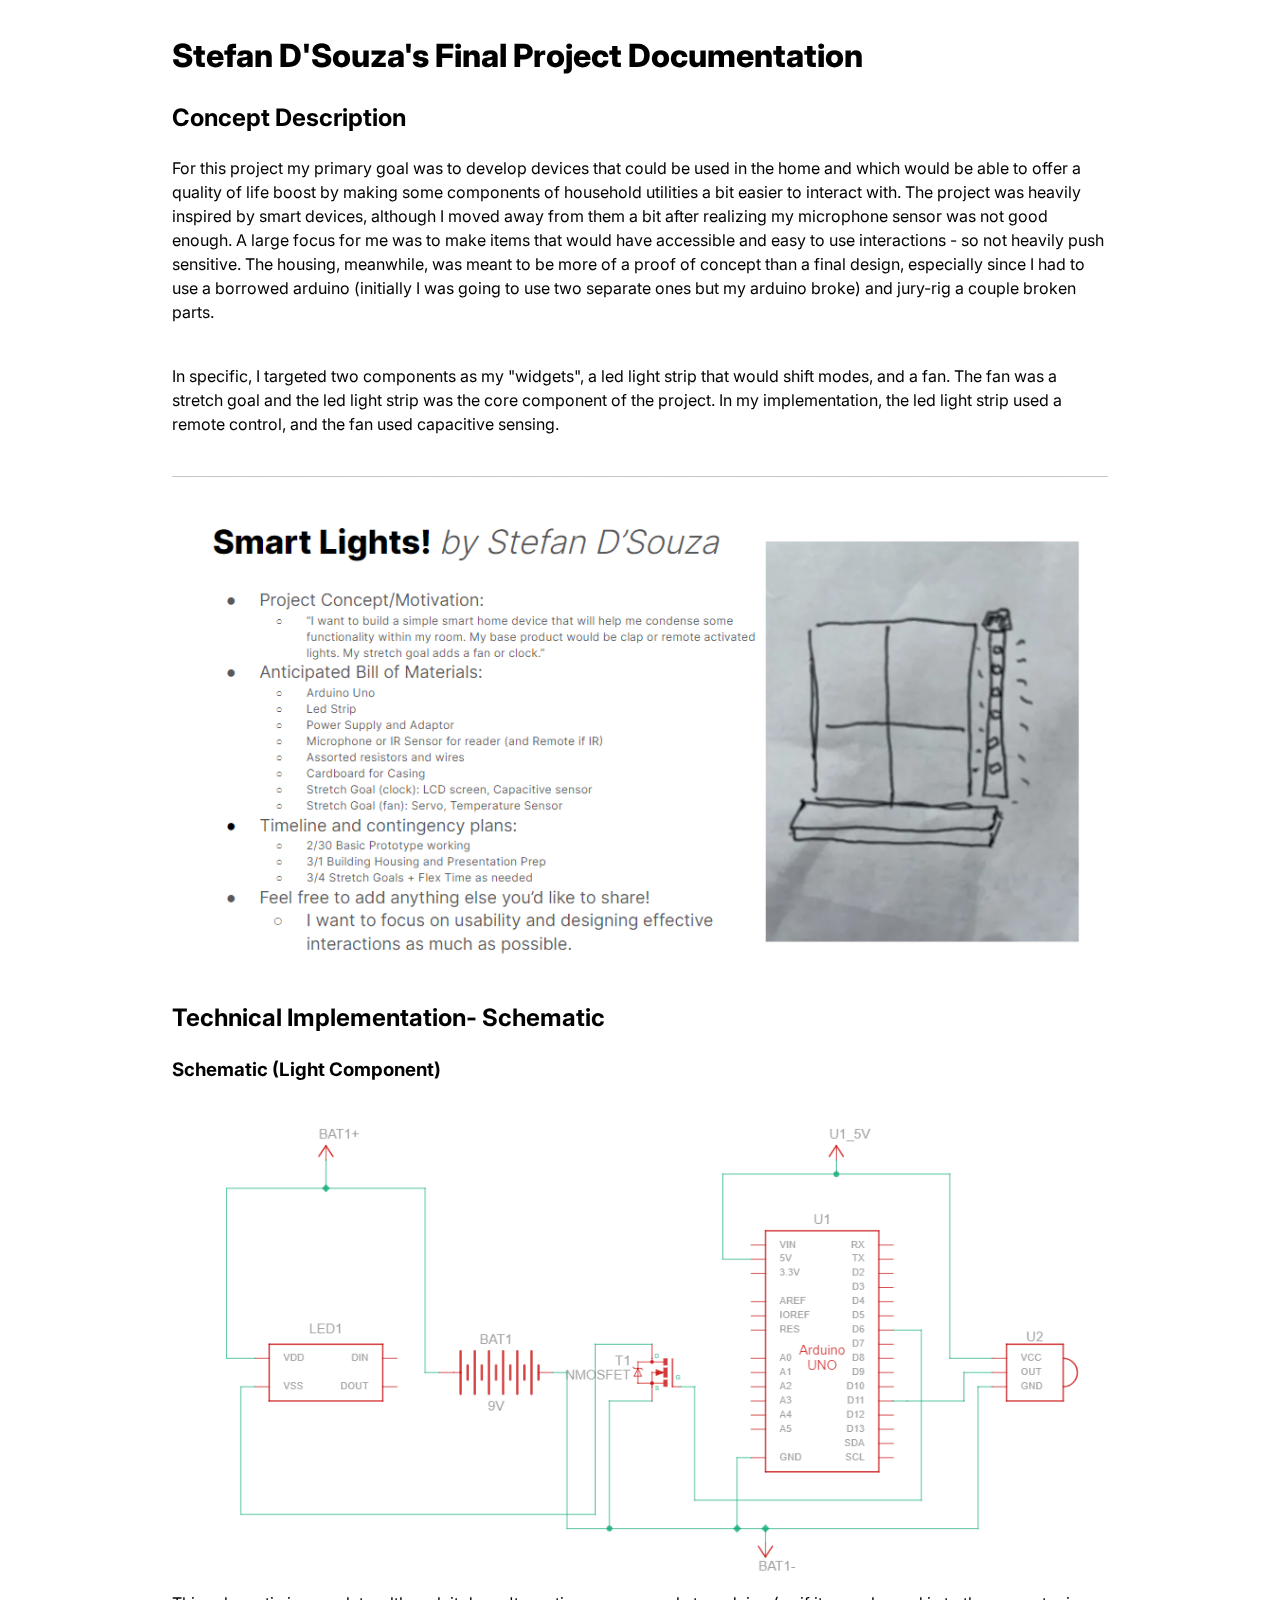
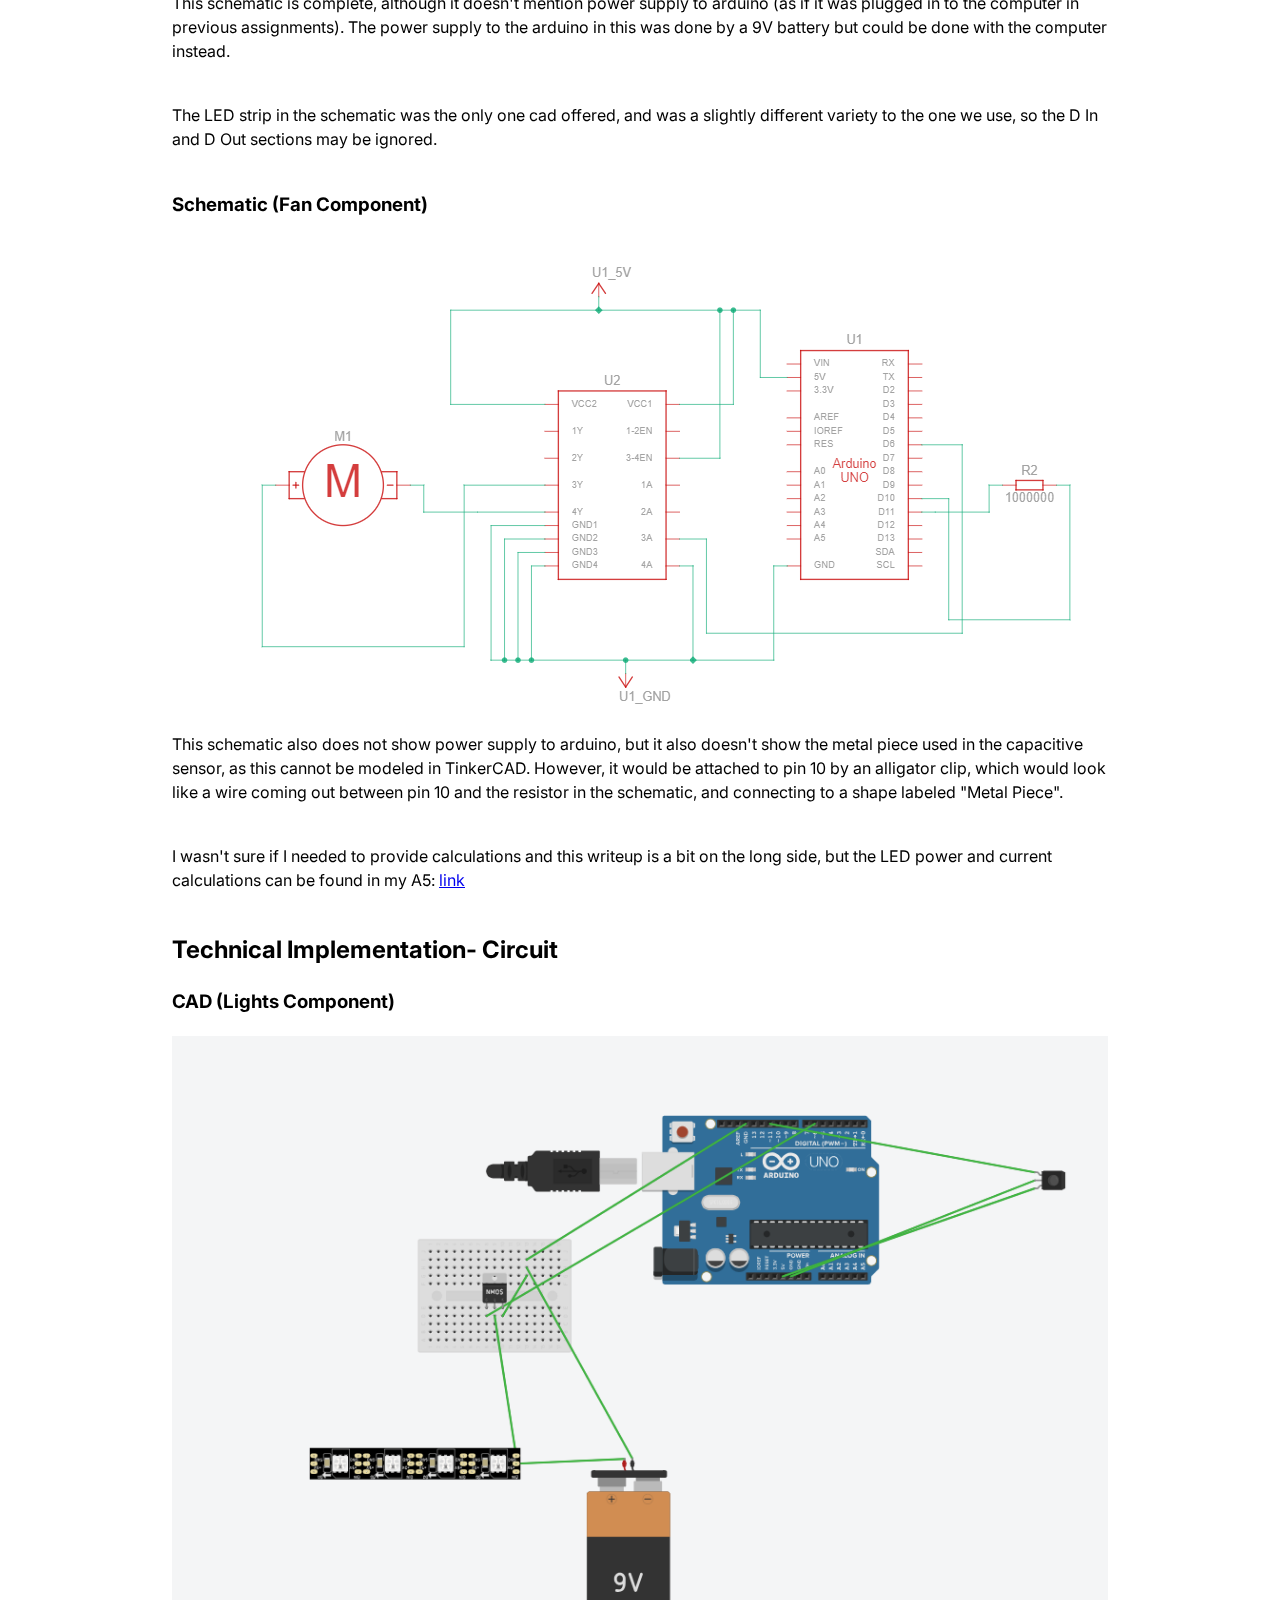
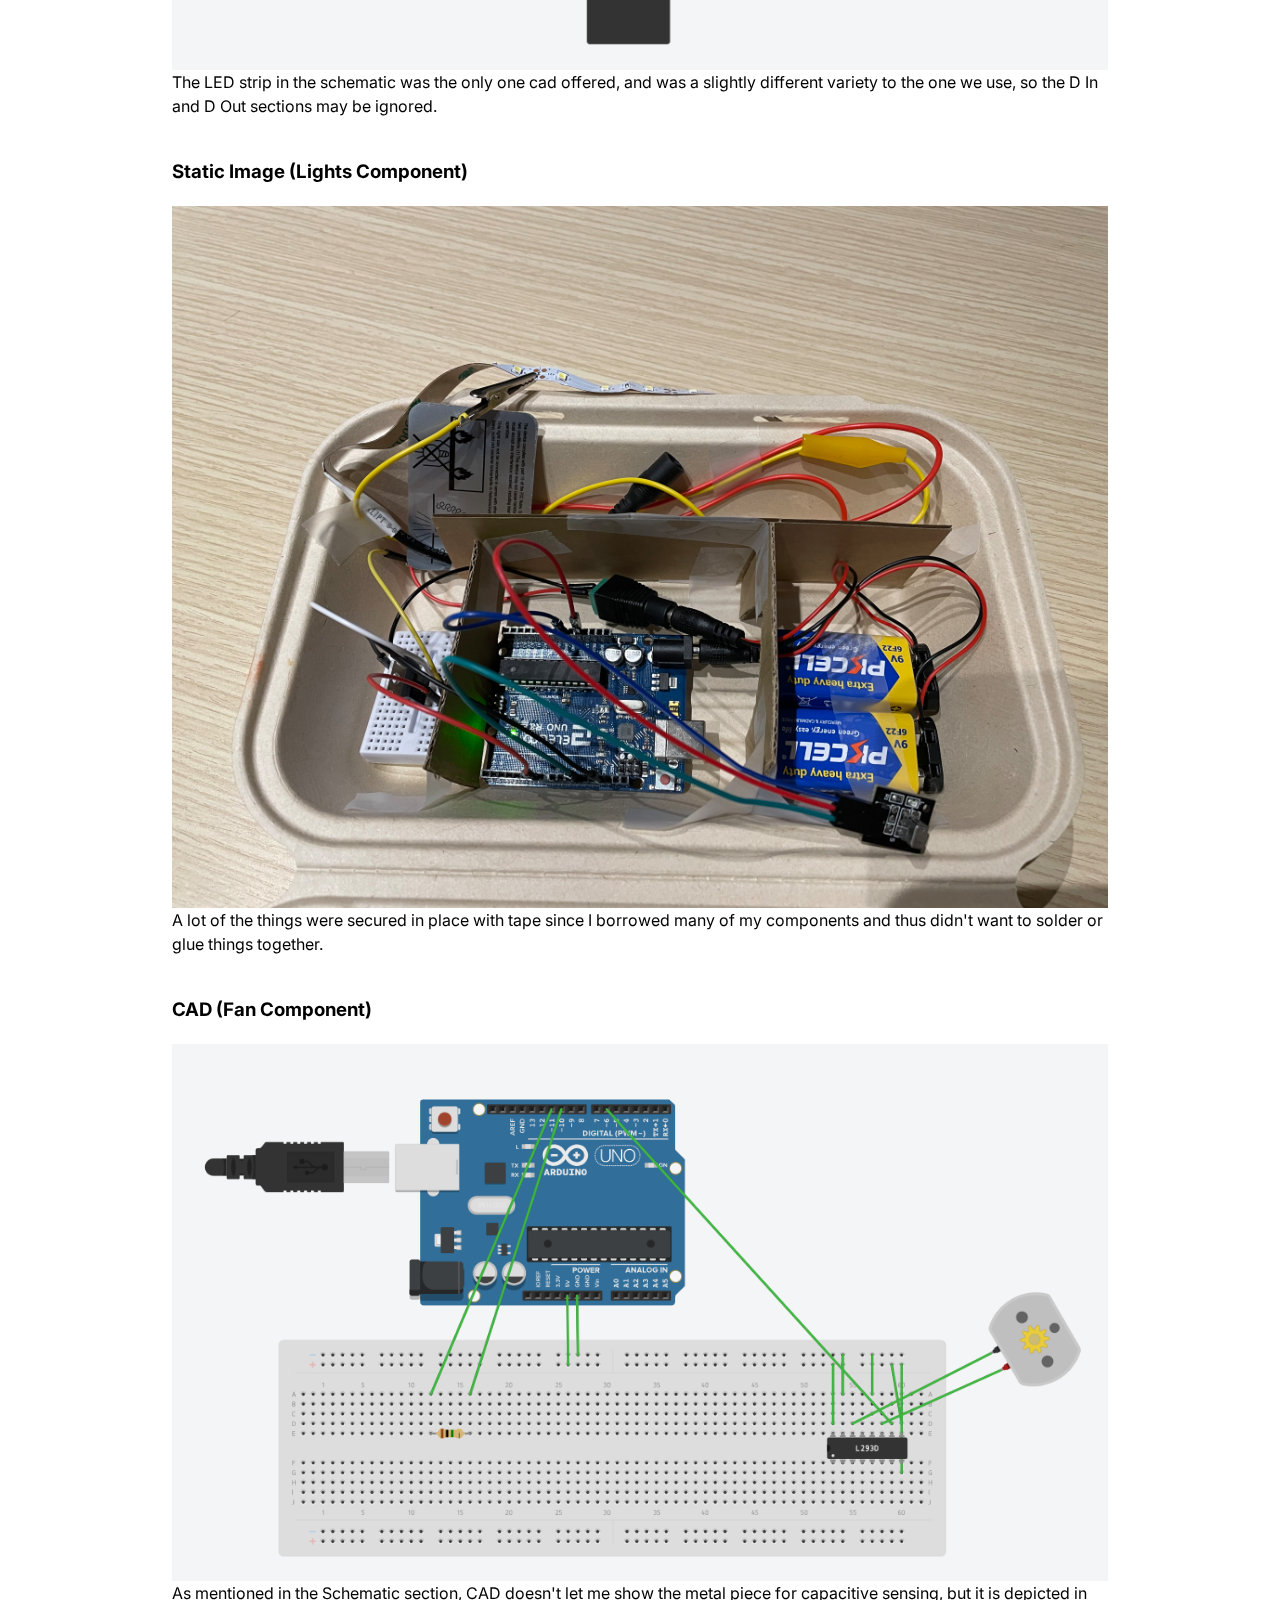
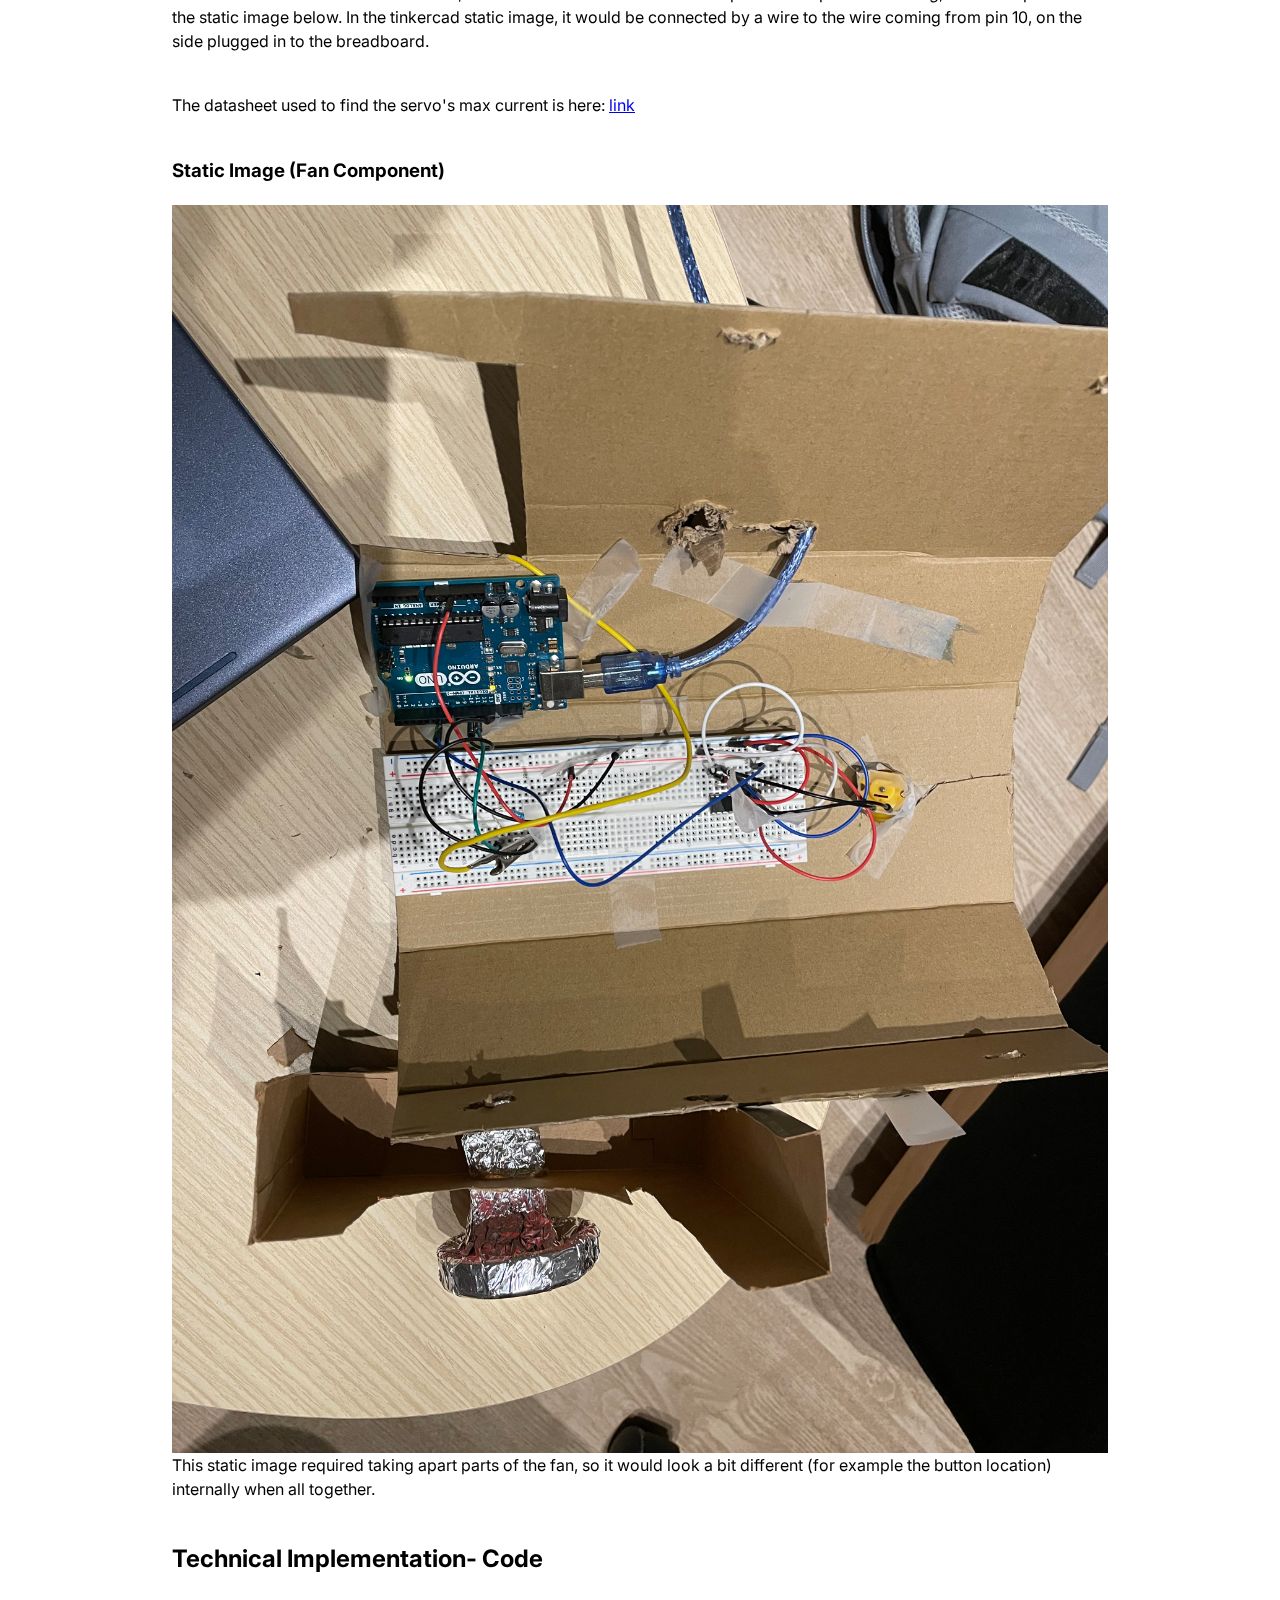
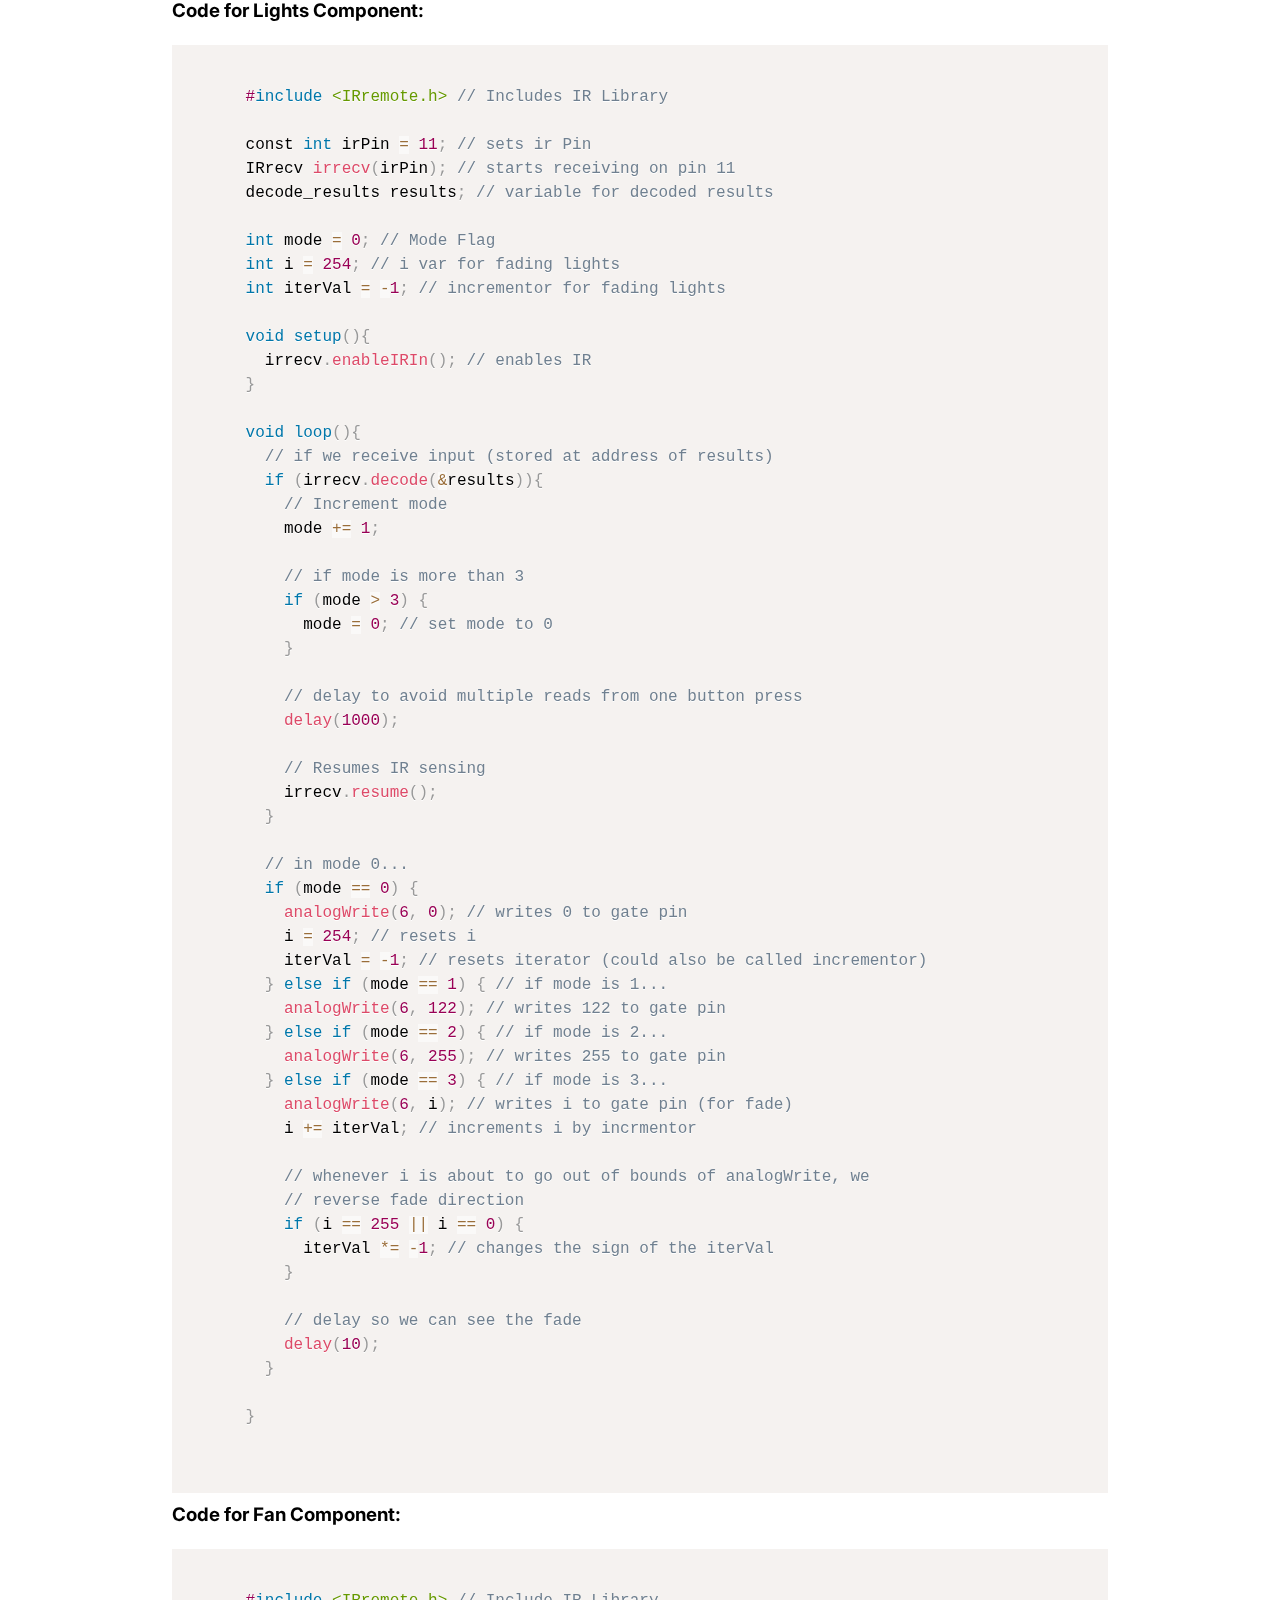
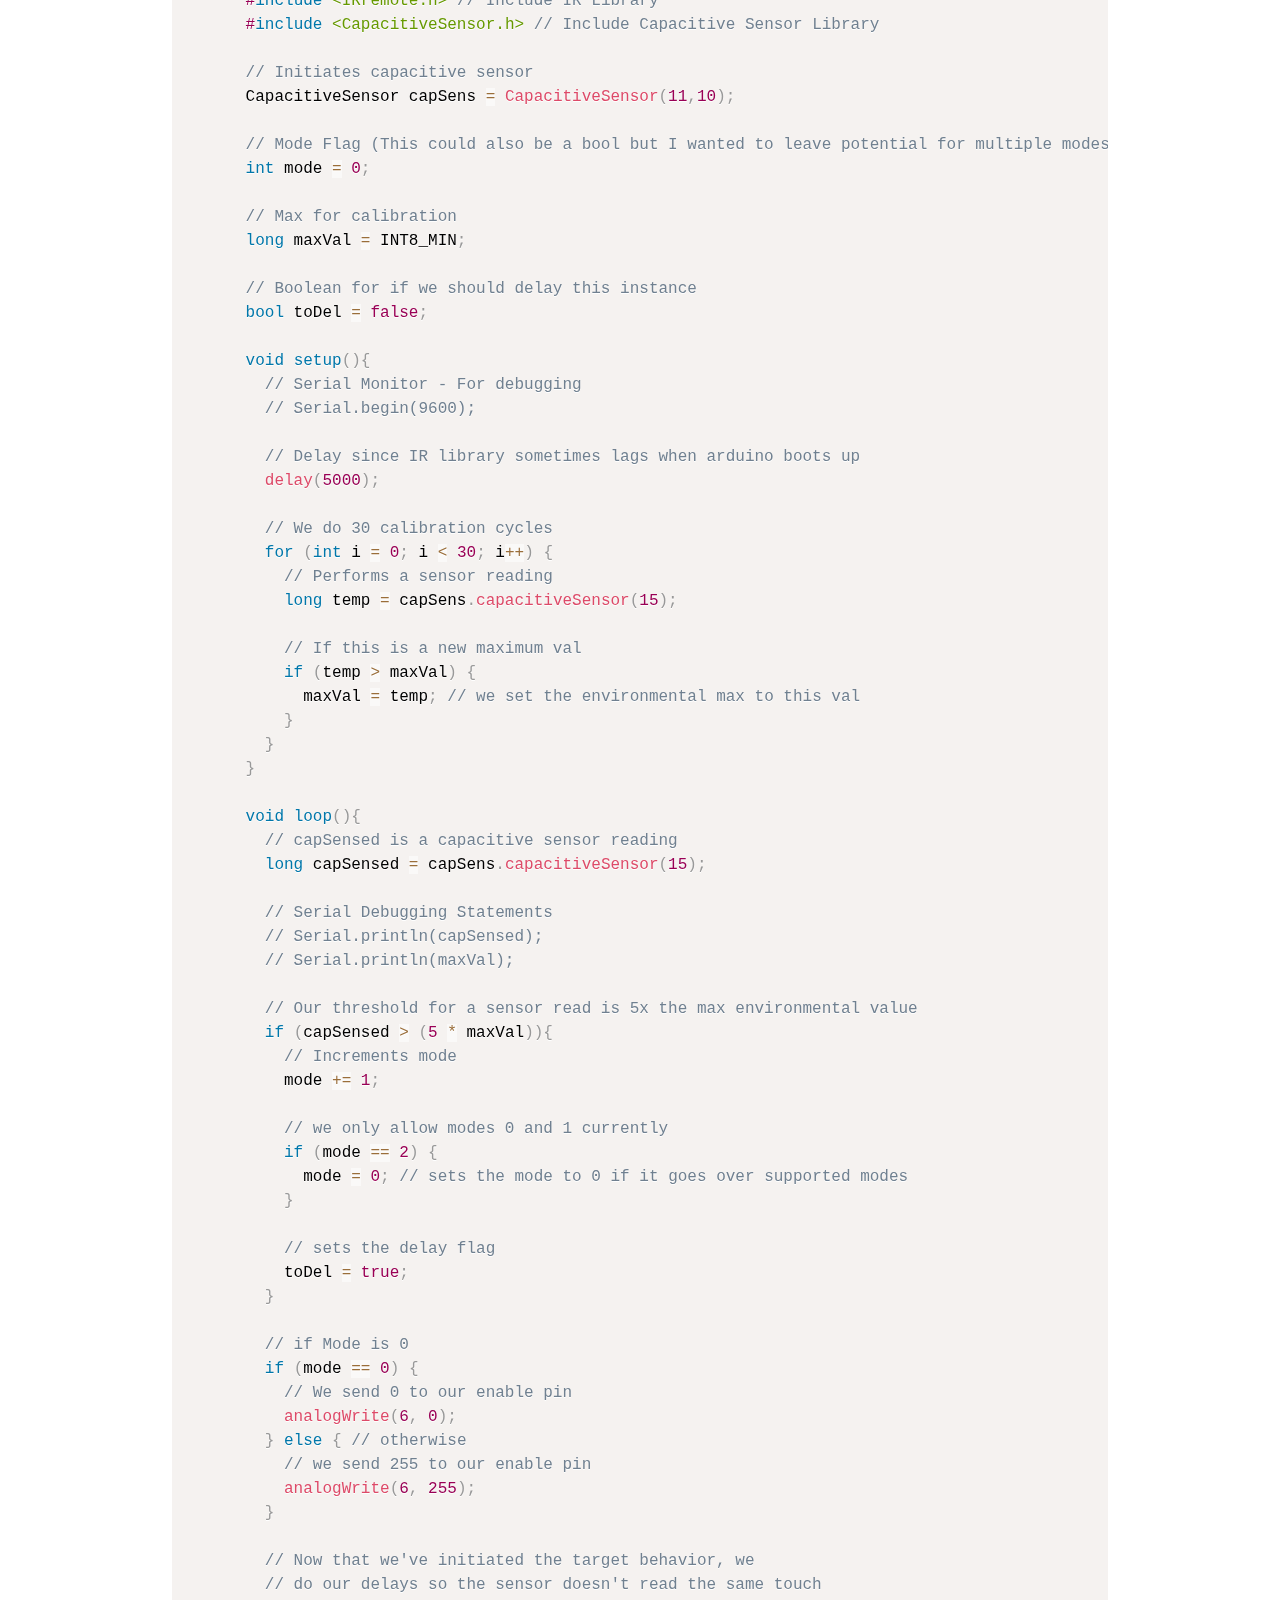
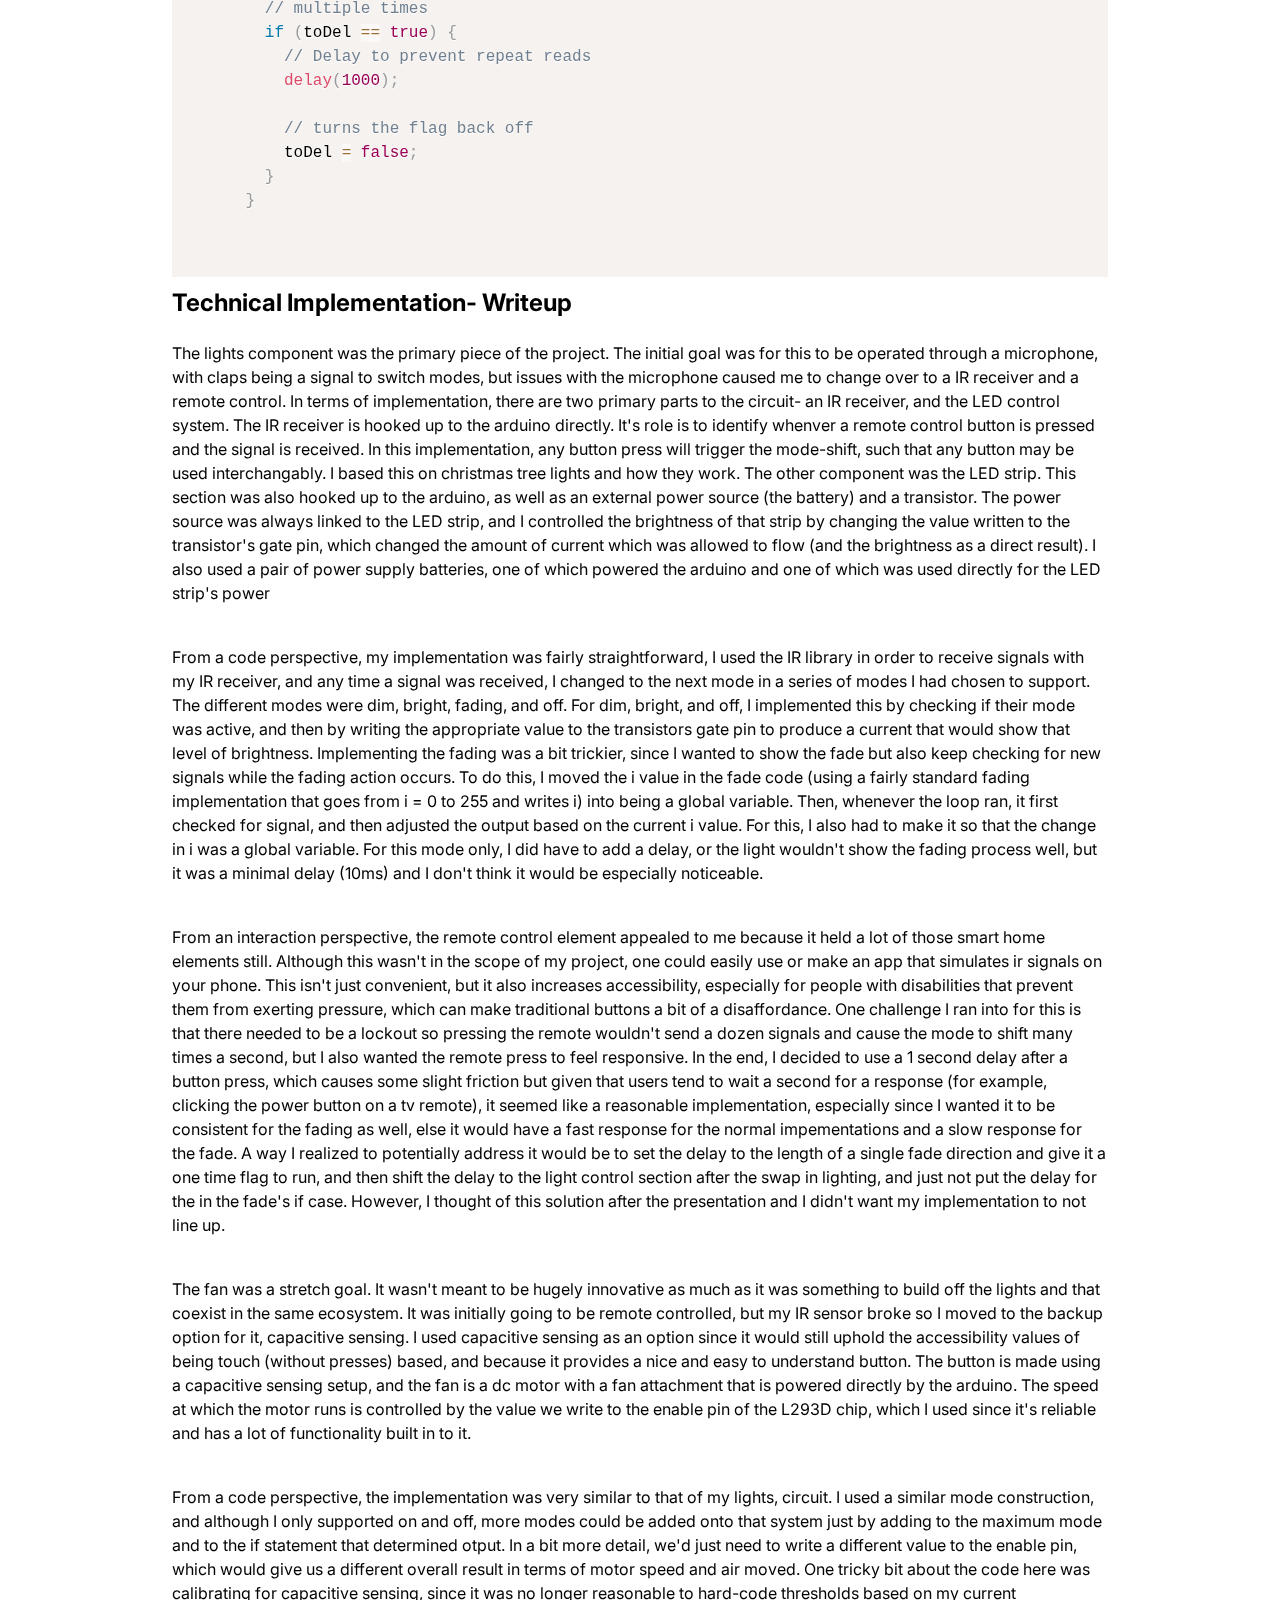
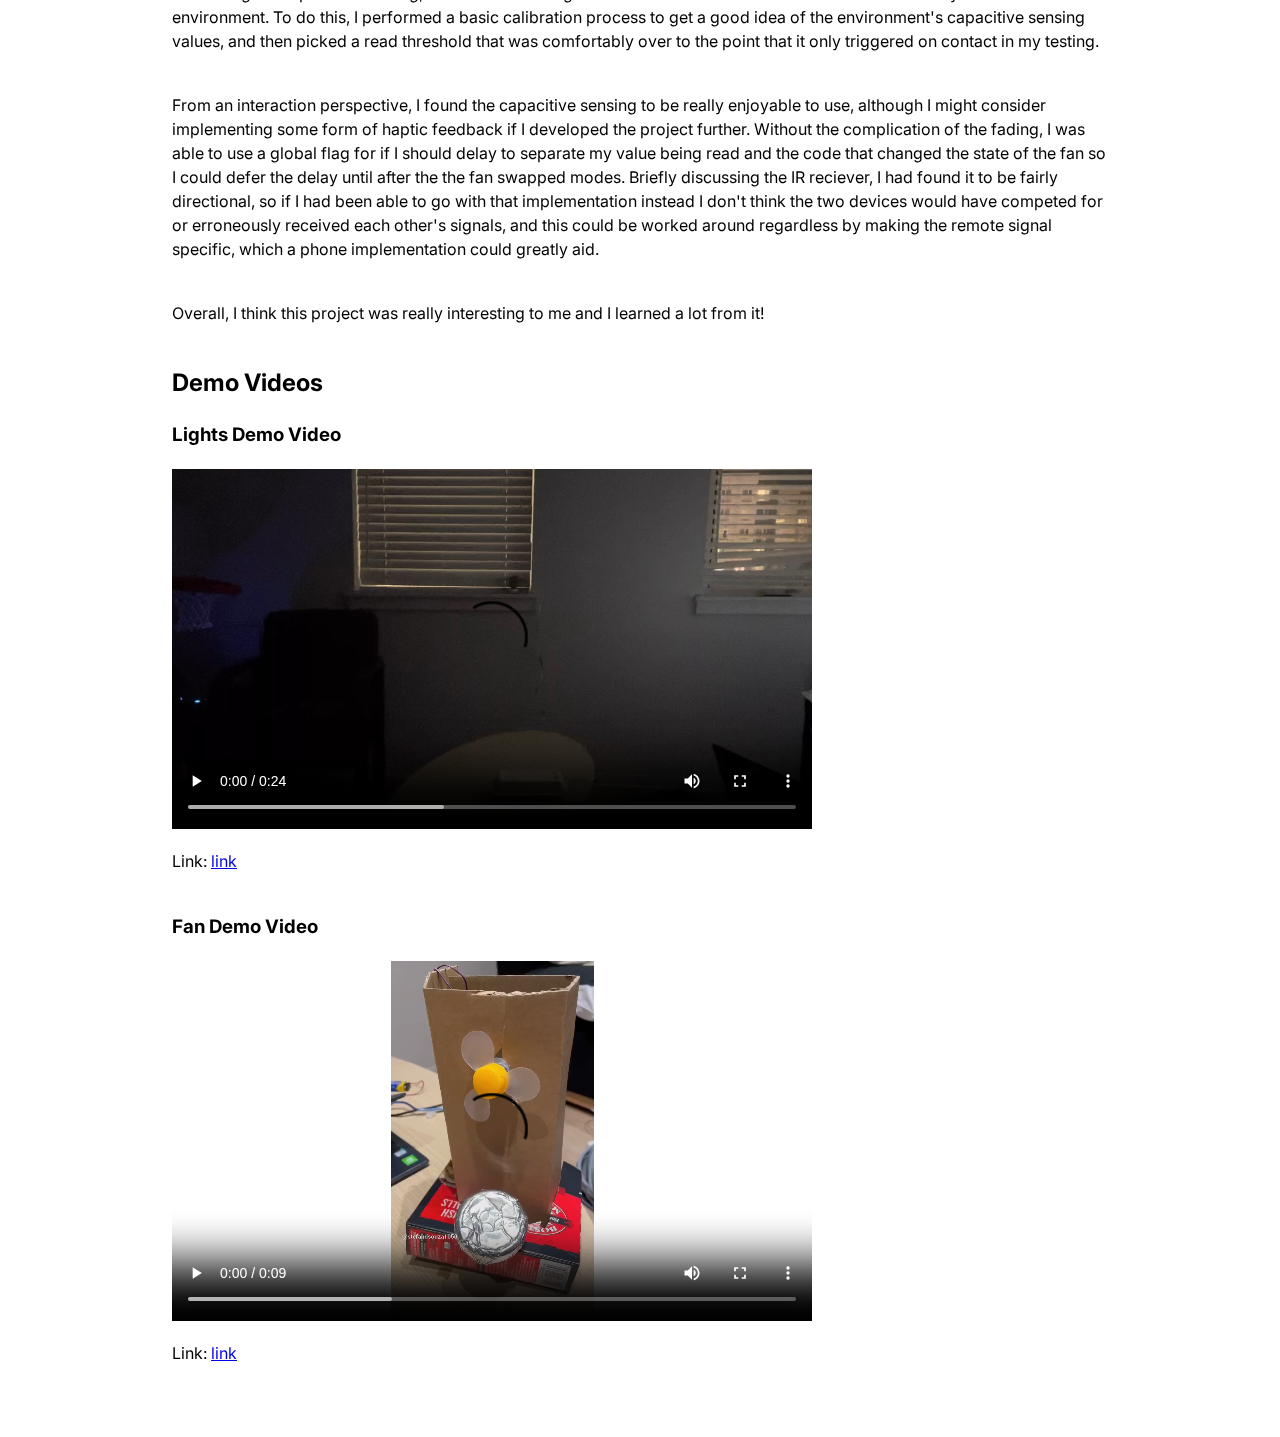
<file: FinalProjectDocumentation.html>
<!DOCTYPE html>
<html>
  <head>
    <meta charset="utf-8" />
    <meta name="viewport" content="width=device-width, maximum-scale=1.0" />
    <link rel="stylesheet" href="prism.css">
    <script defer src="prism.js"></script>

    <title>Stefan D'Souza's HCDE 439 Physical Computing Page!</title>

    <link href="style.css" rel="stylesheet" type="text/css" />
  </head>
  <body>
    <style>
      p {
          margin-bottom: 40px;
      }

      h1 {
          margin-bottom: 20px;
      }

      h2 {
          margin-bottom: 20px;
      }

      h3 {
          margin-bottom: 20px;
      }

      video {
        margin-bottom: 20px;
      }
      </style>

    <h1>Stefan D'Souza's Final Project Documentation</h1>
    <h2>Concept Description</h2>
    <p>For this project my primary goal was to develop devices that could be used in the home and which would be able to offer a quality of life boost by making some components of household utilities a bit easier to interact with. The project was heavily inspired by smart devices, although I moved away from them a bit after realizing my microphone sensor was not good enough. A large focus for me was to make items that would have accessible and easy to use interactions - so not heavily push sensitive. The housing, meanwhile, was meant to be more of a proof of concept than a final design, especially since I had to use a borrowed arduino (initially I was going to use two separate ones but my arduino broke) and jury-rig a couple broken parts.  </p>

    <p>In specific, I targeted two components as my "widgets", a led light strip that would shift modes, and a fan. The fan was a stretch goal and the led light strip was the core component of the project. In my implementation, the led light strip used a remote control, and the fan used capacitive sensing. </p>

    <img src = "FinalProjectProposalImage.PNG">


    <h2>Technical Implementation- Schematic</h2>

    <h3>Schematic (Light Component)</h3>
    <img src = "FPLightCadSchematic.PNG">
    <p>This schematic is complete, although it doesn't mention power supply to arduino (as if it was plugged in to the computer in previous assignments). The power supply to the arduino in this was done by a 9V battery but could be done with the computer instead.</p>
    <p>The LED strip in the schematic was the only one cad offered, and was a slightly different variety to the one we use, so the D In and D Out sections may be ignored.</p>

    <h3>Schematic (Fan Component)</h3>
    <img src = "FPFanCadSchematic.PNG">
    <p>This schematic also does not show power supply to arduino, but it also doesn't show the metal piece used in the capacitive sensor, as this cannot be modeled in TinkerCAD. However, it would be attached to pin 10 by an alligator clip, which would look like a wire coming out between pin 10 and the resistor in the schematic, and connecting to a shape labeled "Metal Piece".</p>
    <p>I wasn't sure if I needed to provide calculations and this writeup is a bit on the long side, but the LED power and current calculations can be found in my A5: <a href="https://stefangithubuw.github.io/a5Transistors.html">link</a></p>

    <h2>Technical Implementation- Circuit</h2>

    <h3>CAD (Lights Component)</h3>
    <img src = "FPLightCadStatic.PNG">
    <p>The LED strip in the schematic was the only one cad offered, and was a slightly different variety to the one we use, so the D In and D Out sections may be ignored.</p>
    
    <h3>Static Image (Lights Component)</h3>
    <img src = "FPLightStaticImage.jpg">
    <p>A lot of the things were secured in place with tape since I borrowed many of my components and thus didn't want to solder or glue things together.</p>

    <h3>CAD (Fan Component)</h3>
    <img src = "FPFanCadImage.PNG">
    <p>As mentioned in the Schematic section, CAD doesn't let me show the metal piece for capacitive sensing, but it is depicted in the static image below. In the tinkercad static image, it would be connected by a wire to the wire coming from pin 10, on the side plugged in to the breadboard.</p>
    <p>The datasheet used to find the servo's max current is here: <a href="https://www.adafruit.com/product/711">link</a></p>

    
    <h3>Static Image (Fan Component)</h3>
    <img src = "FPFanStaticImage.jpg">
    <p>This static image required taking apart parts of the fan, so it would look a bit different (for example the button location) internally when all together.</p>

    <h2>Technical Implementation- Code</h2>
    <h3>Code for Lights Component:</h3>
    <pre><code class="language-arduino">
      #include &lt;IRremote.h> // Includes IR Library

      const int irPin = 11; // sets ir Pin
      IRrecv irrecv(irPin); // starts receiving on pin 11
      decode_results results; // variable for decoded results
      
      int mode = 0; // Mode Flag
      int i = 254; // i var for fading lights
      int iterVal = -1; // incrementor for fading lights
      
      void setup(){
        irrecv.enableIRIn(); // enables IR
      }
      
      void loop(){
        // if we receive input (stored at address of results)
        if (irrecv.decode(&results)){
          // Increment mode
          mode += 1;
      
          // if mode is more than 3
          if (mode > 3) {
            mode = 0; // set mode to 0
          }
      
          // delay to avoid multiple reads from one button press
          delay(1000);
      
          // Resumes IR sensing
          irrecv.resume();
        }
      
        // in mode 0...
        if (mode == 0) {
          analogWrite(6, 0); // writes 0 to gate pin
          i = 254; // resets i
          iterVal = -1; // resets iterator (could also be called incrementor)
        } else if (mode == 1) { // if mode is 1...
          analogWrite(6, 122); // writes 122 to gate pin
        } else if (mode == 2) { // if mode is 2...
          analogWrite(6, 255); // writes 255 to gate pin
        } else if (mode == 3) { // if mode is 3...
          analogWrite(6, i); // writes i to gate pin (for fade)
          i += iterVal; // increments i by incrmentor
      
          // whenever i is about to go out of bounds of analogWrite, we
          // reverse fade direction
          if (i == 255 || i == 0) {
            iterVal *= -1; // changes the sign of the iterVal
          }
      
          // delay so we can see the fade
          delay(10);
        }
      
      }
            
    </code></pre>

    <h3>Code for Fan Component:</h3>
    <pre><code class="language-arduino">
      #include &lt;IRremote.h> // Include IR Library
      #include &lt;CapacitiveSensor.h> // Include Capacitive Sensor Library
        
      // Initiates capacitive sensor
      CapacitiveSensor capSens = CapacitiveSensor(11,10);
      
      // Mode Flag (This could also be a bool but I wanted to leave potential for multiple modes)
      int mode = 0;
      
      // Max for calibration
      long maxVal = INT8_MIN;
      
      // Boolean for if we should delay this instance
      bool toDel = false;
      
      void setup(){
        // Serial Monitor - For debugging
        // Serial.begin(9600);
      
        // Delay since IR library sometimes lags when arduino boots up
        delay(5000);
      
        // We do 30 calibration cycles
        for (int i = 0; i < 30; i++) {
          // Performs a sensor reading
          long temp = capSens.capacitiveSensor(15);
      
          // If this is a new maximum val
          if (temp > maxVal) {
            maxVal = temp; // we set the environmental max to this val
          }
        }
      }
      
      void loop(){
        // capSensed is a capacitive sensor reading
        long capSensed = capSens.capacitiveSensor(15);
      
        // Serial Debugging Statements
        // Serial.println(capSensed);
        // Serial.println(maxVal);
        
        // Our threshold for a sensor read is 5x the max environmental value
        if (capSensed > (5 * maxVal)){
          // Increments mode
          mode += 1;
      
          // we only allow modes 0 and 1 currently
          if (mode == 2) {
            mode = 0; // sets the mode to 0 if it goes over supported modes
          }
      
          // sets the delay flag
          toDel = true;
        }
      
        // if Mode is 0
        if (mode == 0) {
          // We send 0 to our enable pin
          analogWrite(6, 0);
        } else { // otherwise
          // we send 255 to our enable pin
          analogWrite(6, 255);
        }
        
        // Now that we've initiated the target behavior, we
        // do our delays so the sensor doesn't read the same touch
        // multiple times
        if (toDel == true) {
          // Delay to prevent repeat reads
          delay(1000);
      
          // turns the flag back off
          toDel = false;
        }
      }
        
    </code></pre>

    <h2>Technical Implementation- Writeup</h2>
    <p>The lights component was the primary piece of the project. The initial goal was for this to be operated through a microphone, with claps being a signal to switch modes, but issues with the microphone caused me to change over to a IR receiver and a remote control. In terms of implementation, there are two primary parts to the circuit- an IR receiver, and the LED control system. The IR receiver is hooked up to the arduino directly. It's role is to identify whenver a remote control button is pressed and the signal is received. In this implementation, any button press will trigger the mode-shift, such that any button may be used interchangably. I based this on christmas tree lights and how they work. The other component was the LED strip. This section was also hooked up to the arduino, as well as an external power source (the battery) and a transistor. The power source was always linked to the LED strip, and I controlled the brightness of that strip by changing the value written to the transistor's gate pin, which changed the amount of current which was allowed to flow (and the brightness as a direct result). I also used a pair of power supply batteries, one of which powered the arduino and one of which was used directly for the LED strip's power    </p>
    <p>From a code perspective, my implementation was fairly straightforward, I used the IR library in order to receive signals with my IR receiver, and any time a signal was received, I changed to the next mode in a series of modes I had chosen to support. The different modes were dim, bright, fading, and off. For dim, bright, and off, I implemented this by checking if their mode was active, and then by writing the appropriate value to the transistors gate pin to produce a current that would show that level of brightness. Implementing the fading was a bit trickier, since I wanted to show the fade but also keep checking for new signals while the fading action occurs. To do this, I moved the i value in the fade code (using a fairly standard fading implementation that goes from i = 0 to 255 and writes i) into being a global variable. Then, whenever the loop ran, it first checked for signal, and then adjusted the output based on the current i value. For this, I also had to make it so that the change in i was a global variable. For this mode only, I did have to add a delay, or the light wouldn't show the fading process well, but it was a minimal delay (10ms) and I don't think it would be especially noticeable.</p>
    <p>From an interaction perspective, the remote control element appealed to me because it held a lot of those smart home elements still. Although this wasn't in the scope of my project, one could easily use or make an app that simulates ir signals on your phone. This isn't just convenient, but it also increases accessibility, especially for people with disabilities that prevent them from exerting pressure, which can make traditional buttons a bit of a disaffordance. One challenge I ran into for this is that there needed to be a lockout so pressing the remote wouldn't send a dozen signals and cause the mode to shift many times a second, but I also wanted the remote press to feel responsive. In the end, I decided to use a 1 second delay after a button press, which causes some slight friction but given that users tend to wait a second for a response (for example, clicking the power button on a tv remote), it seemed like a reasonable implementation, especially since I wanted it to be consistent for the fading as well, else it would have a fast response for the normal impementations and a slow response for the fade. A way I realized to potentially address it would be to set the delay to the length of a single fade direction and give it a one time flag to run, and then shift the delay to the light control section after the swap in lighting, and just not put the delay for the in the fade's if case. However, I thought of this solution after the presentation and I didn't want my implementation to not line up.</p>

    <p>The fan was a stretch goal. It wasn't meant to be hugely innovative as much as it was something to build off the lights and that coexist in the same ecosystem. It was initially going to be remote controlled, but my IR sensor broke so I moved to the backup option for it, capacitive sensing. I used capacitive sensing as an option since it would still uphold the accessibility values of being touch (without presses) based, and because it provides a nice and easy to understand button. The button is made using a capacitive sensing setup, and the fan is a dc motor with a fan attachment that is powered directly by the arduino. The speed at which the motor runs is controlled by the value we write to the enable pin of the L293D chip, which I used since it's reliable and has a lot of functionality built in to it.</p>
    <p>From a code perspective, the implementation was very similar to that of my lights, circuit. I used a similar mode construction, and although I only supported on and off, more modes could be added onto that system just by adding to the maximum mode and to the if statement that determined otput. In a bit more detail, we'd just need to write a different value to the enable pin, which would give us a different overall result in terms of motor speed and air moved. One tricky bit about the code here was calibrating for capacitive sensing, since it was no longer reasonable to hard-code thresholds based on my current environment. To do this, I performed a basic calibration process to get a good idea of the environment's capacitive sensing values, and then picked a read threshold that was comfortably over to the point that it only triggered on contact in my testing.</p>
    <p>From an interaction perspective, I found the capacitive sensing to be really enjoyable to use, although I might consider implementing some form of haptic feedback if I developed the project further. Without the complication of the fading, I was able to use a global flag for if I should delay to separate my value being read and the code that changed the state of the fan so I could defer the delay until after the the fan swapped modes. Briefly discussing the IR reciever, I had found it to be fairly directional, so if I had been able to go with that implementation instead I don't think the two devices would have competed for or erroneously received each other's signals, and this could be worked around regardless by making the remote signal specific, which a phone implementation could greatly aid.</p>

    <p>Overall, I think this project was really interesting to me and I learned a lot from it!</p>

    <h2>Demo Videos</h2>

    <h3>Lights Demo Video</h3>
    <video width="640" height="360" controls>
      <source src="FPLightsVideo.mp4" type="video/mp4">
    </video>
    <p>Link: <a href="https://youtu.be/VvTjHCNgL1w">link</a></p>


    <h3>Fan Demo Video</h3>
    <video width="640" height="360" controls>
      <source src="FPFanVideo.mp4" type="video/mp4">
    </video>
    <p>Link: <a href="https://youtube.com/shorts/ADjf0eBs3Fs?feature=share">link</a></p>


</html>
</file>
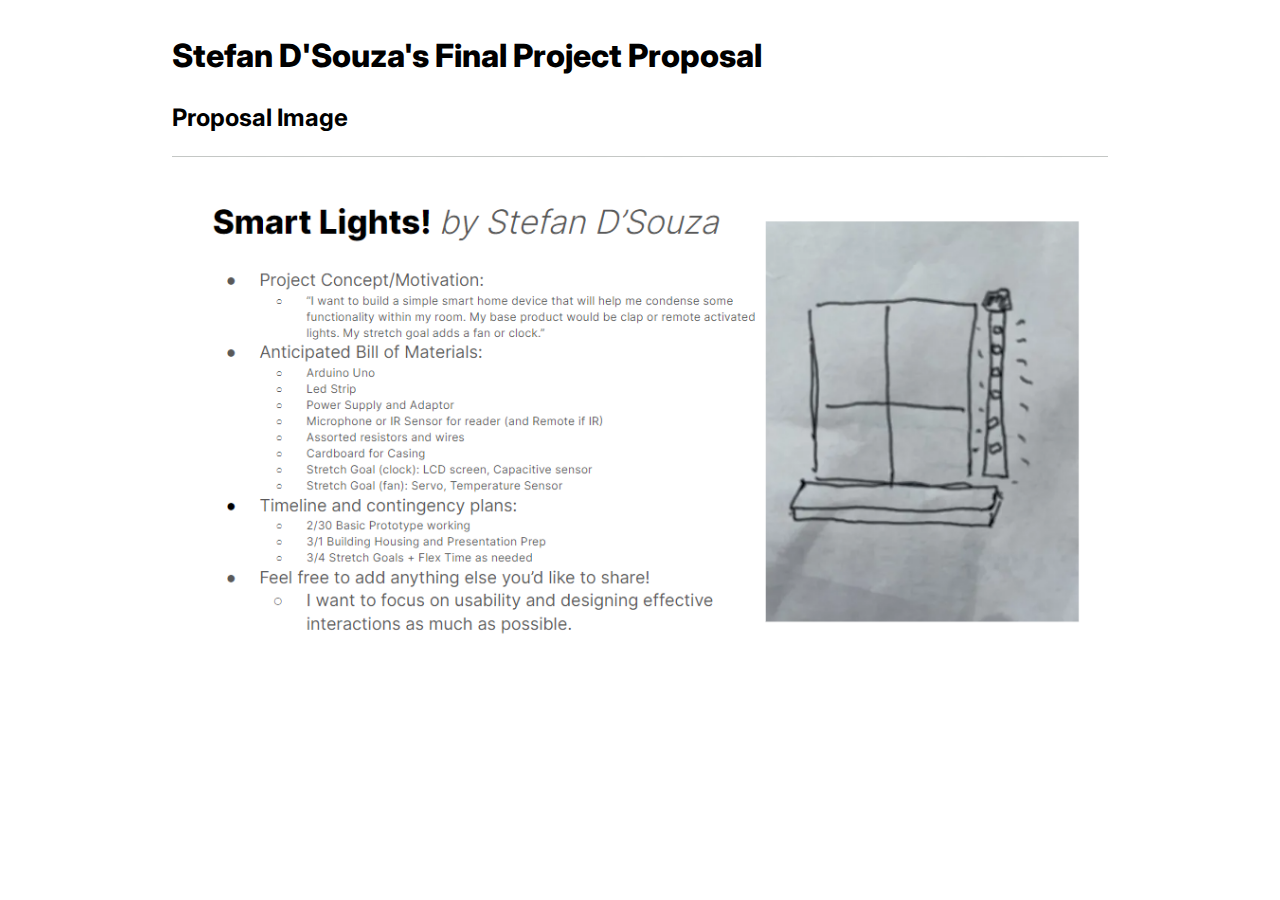
<file: FinalProjectProposal.html>
<!DOCTYPE html>
<html>
  <head>
    <meta charset="utf-8" />
    <meta name="viewport" content="width=device-width, maximum-scale=1.0" />
    <link rel="stylesheet" href="prism.css">
    <script defer src="prism.js"></script>

    <title>Stefan D'Souza's HCDE 439 Physical Computing Page!</title>

    <link href="style.css" rel="stylesheet" type="text/css" />
  </head>
  <body>
    <style>
      p {
          margin-bottom: 40px;
      }

      h1 {
          margin-bottom: 20px;
      }

      h2 {
          margin-bottom: 20px;
      }

      h3 {
          margin-bottom: 10px;
      }
      </style>

    <h1>Stefan D'Souza's Final Project Proposal</h1>
    <h2>Proposal Image</h2>

    <img src = "FinalProjectProposalImage.PNG">
</html>
</file>
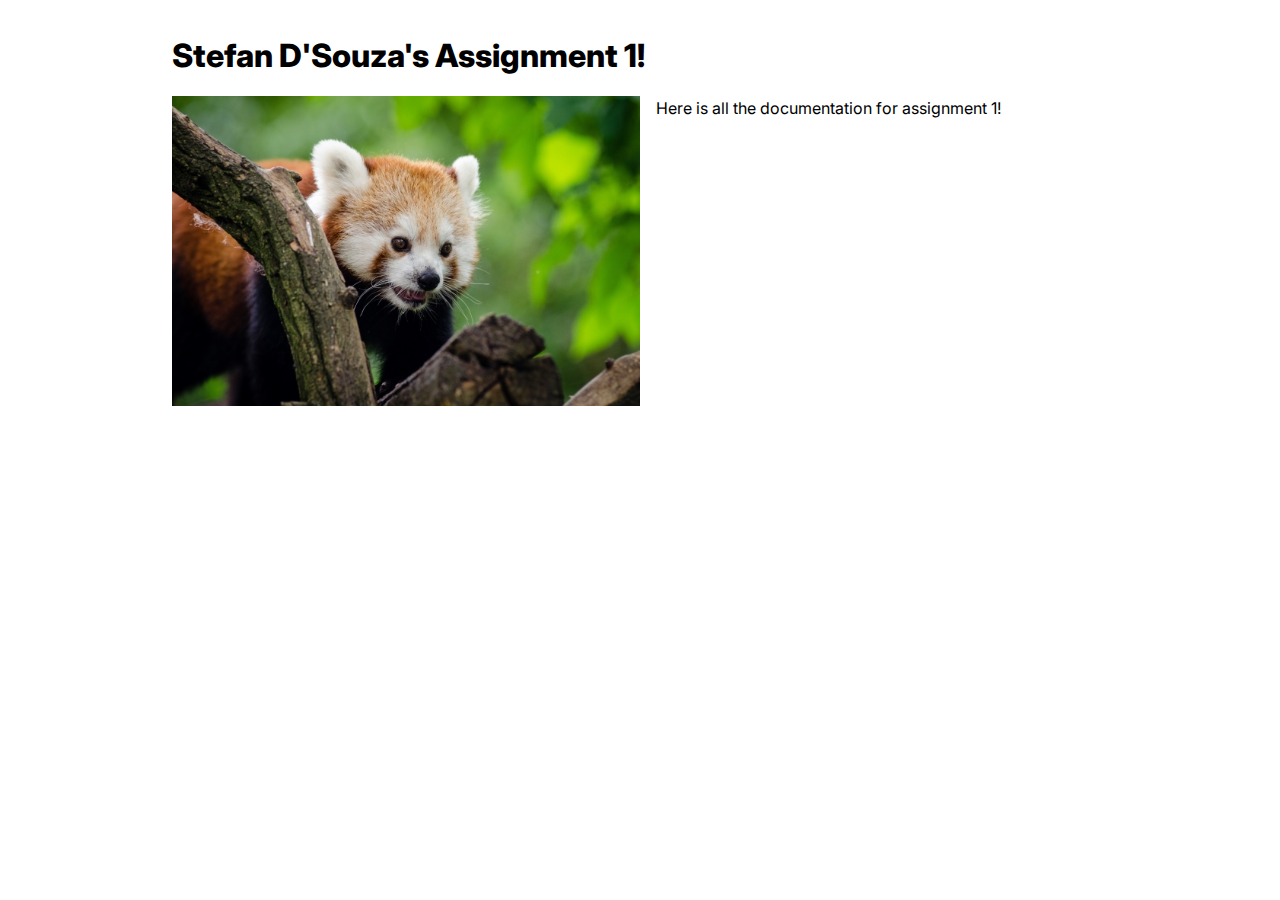
<file: template/a1.html>
<!DOCTYPE html>
<html>
  <head>
    <meta charset="utf-8" />
    <meta name="viewport" content="width=device-width, maximum-scale=1.0" />

    <title>Stefan D'Souza's HCDE 439 Physical Computing Page!</title>

    <link href="style.css" rel="stylesheet" type="text/css" />
  </head>
  <body>
    <h1>Stefan D'Souza's Assignment 1!</h1>
    <div class="header">
      <img src="red-panda.jpg" />
      <p>Here is all the documentation for assignment 1!</p>
    </div>
  </body>
</html>
</file>
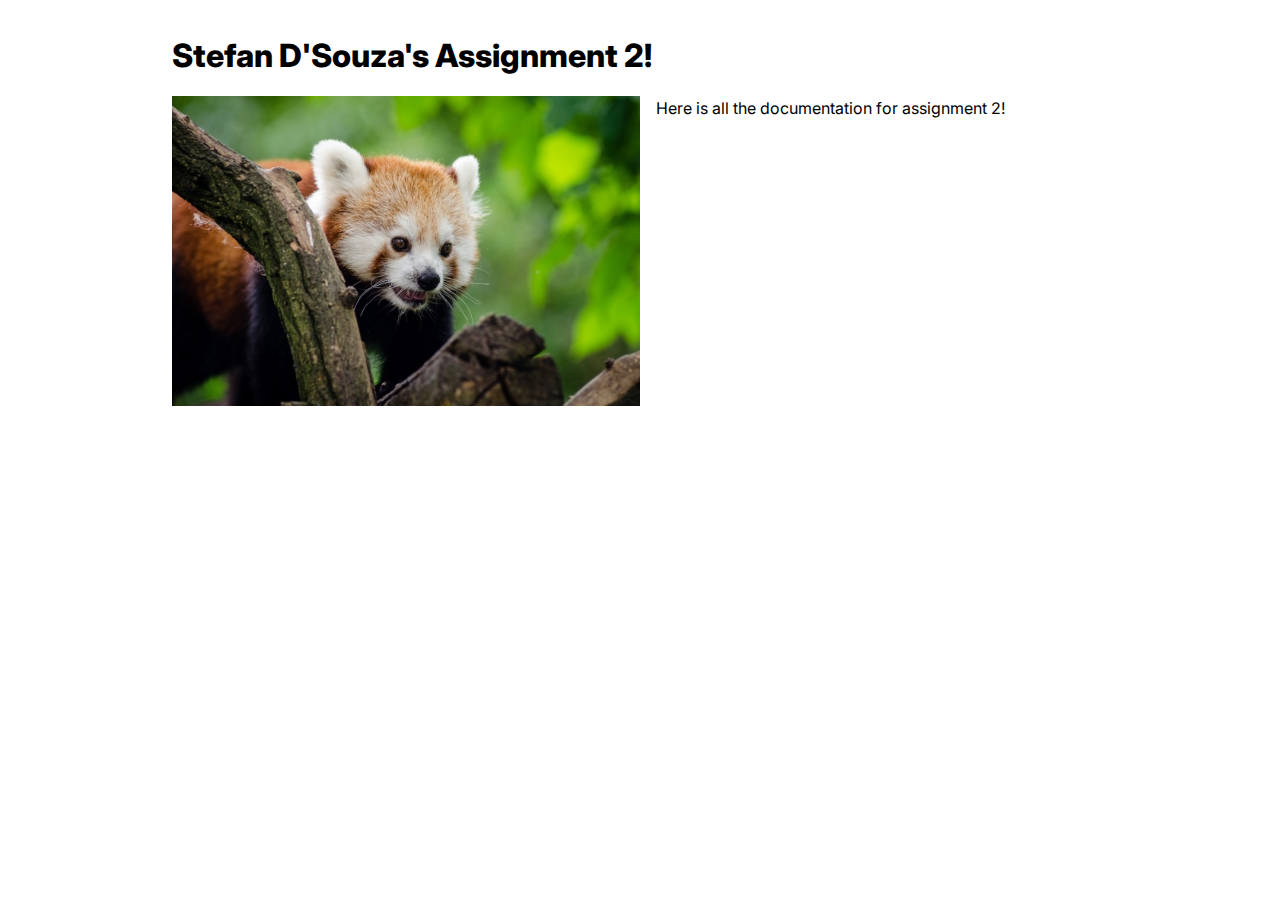
<file: template/a2.html>
<!DOCTYPE html>
<html>
  <head>
    <meta charset="utf-8" />
    <meta name="viewport" content="width=device-width, maximum-scale=1.0" />

    <title>Stefan D'Souza's HCDE 439 Physical Computing Page!</title>

    <link href="style.css" rel="stylesheet" type="text/css" />
  </head>
  <body>
    <h1>Stefan D'Souza's Assignment 2!</h1>
    <div class="header">
      <img src="red-panda.jpg" />
      <p>Here is all the documentation for assignment 2!</p>
    </div>
  </body>
</html>
</file>
<file: style.css>
@import url("https://fonts.googleapis.com/css2?family=Inter:wght@100;200;300;400;500;600;700;800;900&display=swap");

*,
*::before,
*::after {
  box-sizing: border-box;
}

* {
  margin: 0;
}

img,
picture,
video,
canvas,
svg {
  display: block;
  max-width: 100%;
}

body {
  font-family: "Inter", sans-serif;
  line-height: 1.5;
  -webkit-font-smoothing: antialiased;
  max-width: 1000px;
  padding: 2em;
  margin: auto;
}

h1 {
  font-weight: 800;
}

h2 {
  font-weight: 700;
}

.header {
  display: flex;
  gap: 1em;
  margin-top: 1em;
}

.header img {
  width: 50%;
  object-fit: cover;
}

.grid {
  display: grid;
  grid-template-columns: repeat(auto-fit, minmax(250px, 1fr));
  gap: 1em;
  margin-top: 2em;
}

.assignment a {
  color: #000;
  text-decoration: none;
}

.assignment a:hover {
  color: #f06;
}

.assignment img {
  aspect-ratio: 1;
  object-fit: cover;
}

.assignment p {
  margin-top: 0.5em;
}
</file>
<file: template/style.css>
@import url("https://fonts.googleapis.com/css2?family=Inter:wght@100;200;300;400;500;600;700;800;900&display=swap");

*,
*::before,
*::after {
  box-sizing: border-box;
}

* {
  margin: 0;
}

img,
picture,
video,
canvas,
svg {
  display: block;
  max-width: 100%;
}

body {
  font-family: "Inter", sans-serif;
  line-height: 1.5;
  -webkit-font-smoothing: antialiased;
  max-width: 1000px;
  padding: 2em;
  margin: auto;
}

h1 {
  font-weight: 800;
}

h2 {
  font-weight: 700;
}

.header {
  display: flex;
  gap: 1em;
  margin-top: 1em;
}

.header img {
  width: 50%;
  object-fit: cover;
}

.grid {
  display: grid;
  grid-template-columns: repeat(auto-fit, minmax(250px, 1fr));
  gap: 1em;
  margin-top: 2em;
}

.assignment a {
  color: #000;
  text-decoration: none;
}

.assignment a:hover {
  color: #f06;
}

.assignment img {
  aspect-ratio: 1;
  object-fit: cover;
}

.assignment p {
  margin-top: 0.5em;
}
</file>
<file: prism.css>
/* PrismJS 1.29.0
https://prismjs.com/download.html#themes=prism&languages=markup+css+clike+javascript+arduino+c+cpp */
code[class*=language-],pre[class*=language-]{color:#000;background:0 0;text-shadow:0 1px #fff;font-family:Consolas,Monaco,'Andale Mono','Ubuntu Mono',monospace;font-size:1em;text-align:left;white-space:pre;word-spacing:normal;word-break:normal;word-wrap:normal;line-height:1.5;-moz-tab-size:4;-o-tab-size:4;tab-size:4;-webkit-hyphens:none;-moz-hyphens:none;-ms-hyphens:none;hyphens:none}code[class*=language-] ::-moz-selection,code[class*=language-]::-moz-selection,pre[class*=language-] ::-moz-selection,pre[class*=language-]::-moz-selection{text-shadow:none;background:#b3d4fc}code[class*=language-] ::selection,code[class*=language-]::selection,pre[class*=language-] ::selection,pre[class*=language-]::selection{text-shadow:none;background:#b3d4fc}@media print{code[class*=language-],pre[class*=language-]{text-shadow:none}}pre[class*=language-]{padding:1em;margin:.5em 0;overflow:auto}:not(pre)>code[class*=language-],pre[class*=language-]{background:#f5f2f0}:not(pre)>code[class*=language-]{padding:.1em;border-radius:.3em;white-space:normal}.token.cdata,.token.comment,.token.doctype,.token.prolog{color:#708090}.token.punctuation{color:#999}.token.namespace{opacity:.7}.token.boolean,.token.constant,.token.deleted,.token.number,.token.property,.token.symbol,.token.tag{color:#905}.token.attr-name,.token.builtin,.token.char,.token.inserted,.token.selector,.token.string{color:#690}.language-css .token.string,.style .token.string,.token.entity,.token.operator,.token.url{color:#9a6e3a;background:hsla(0,0%,100%,.5)}.token.atrule,.token.attr-value,.token.keyword{color:#07a}.token.class-name,.token.function{color:#dd4a68}.token.important,.token.regex,.token.variable{color:#e90}.token.bold,.token.important{font-weight:700}.token.italic{font-style:italic}.token.entity{cursor:help}
</file>
